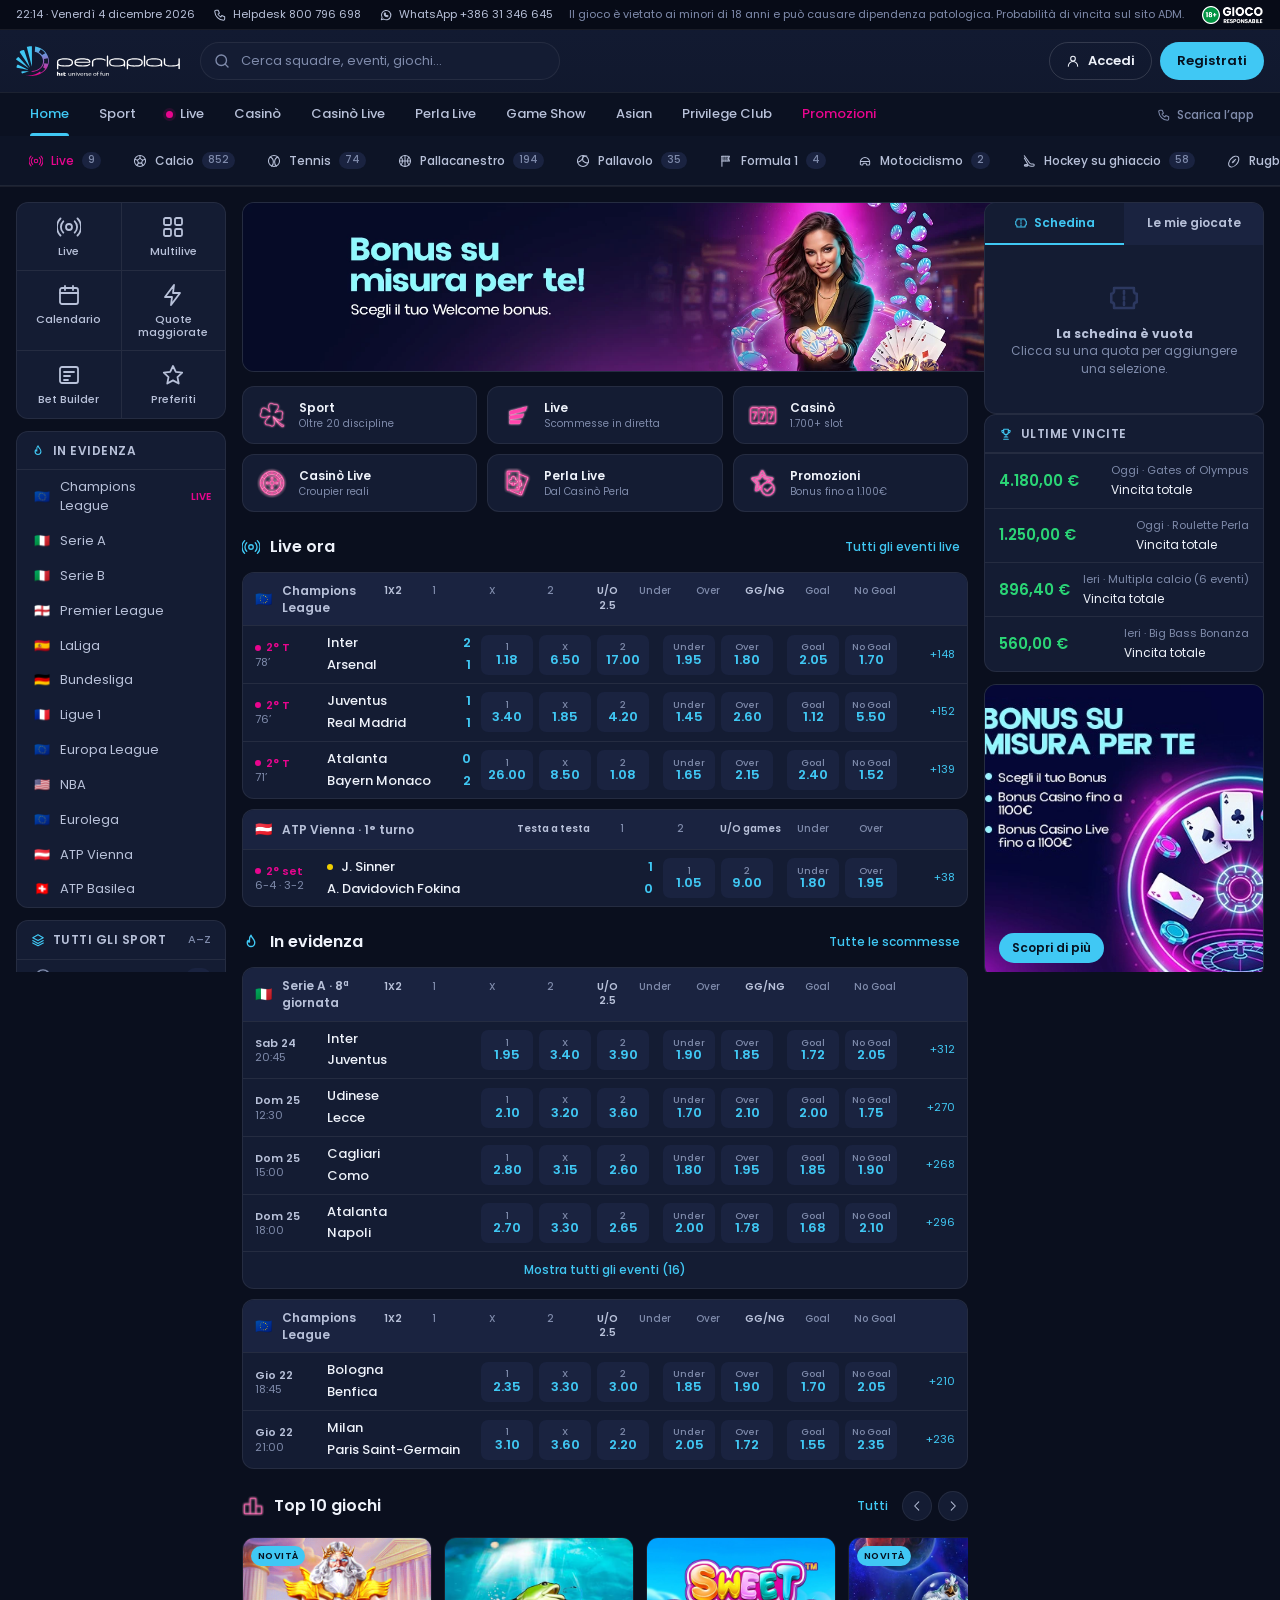
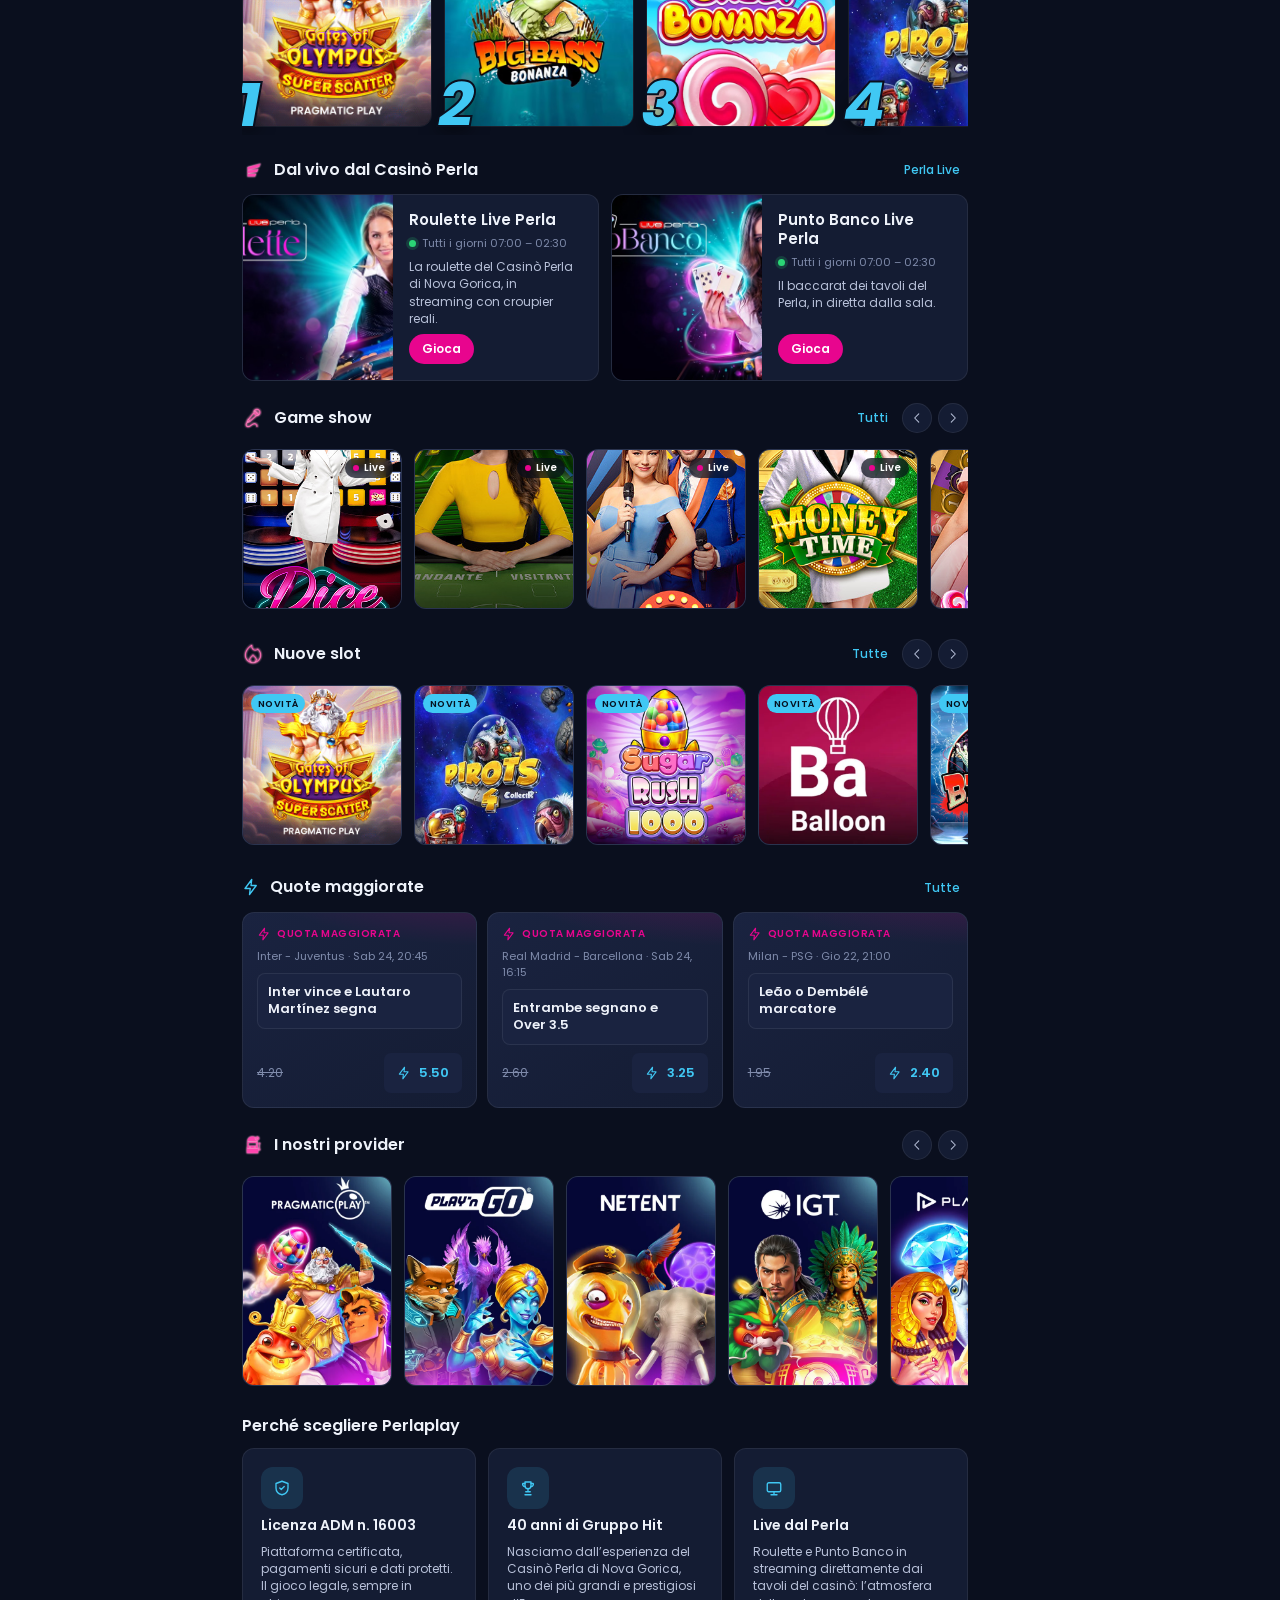
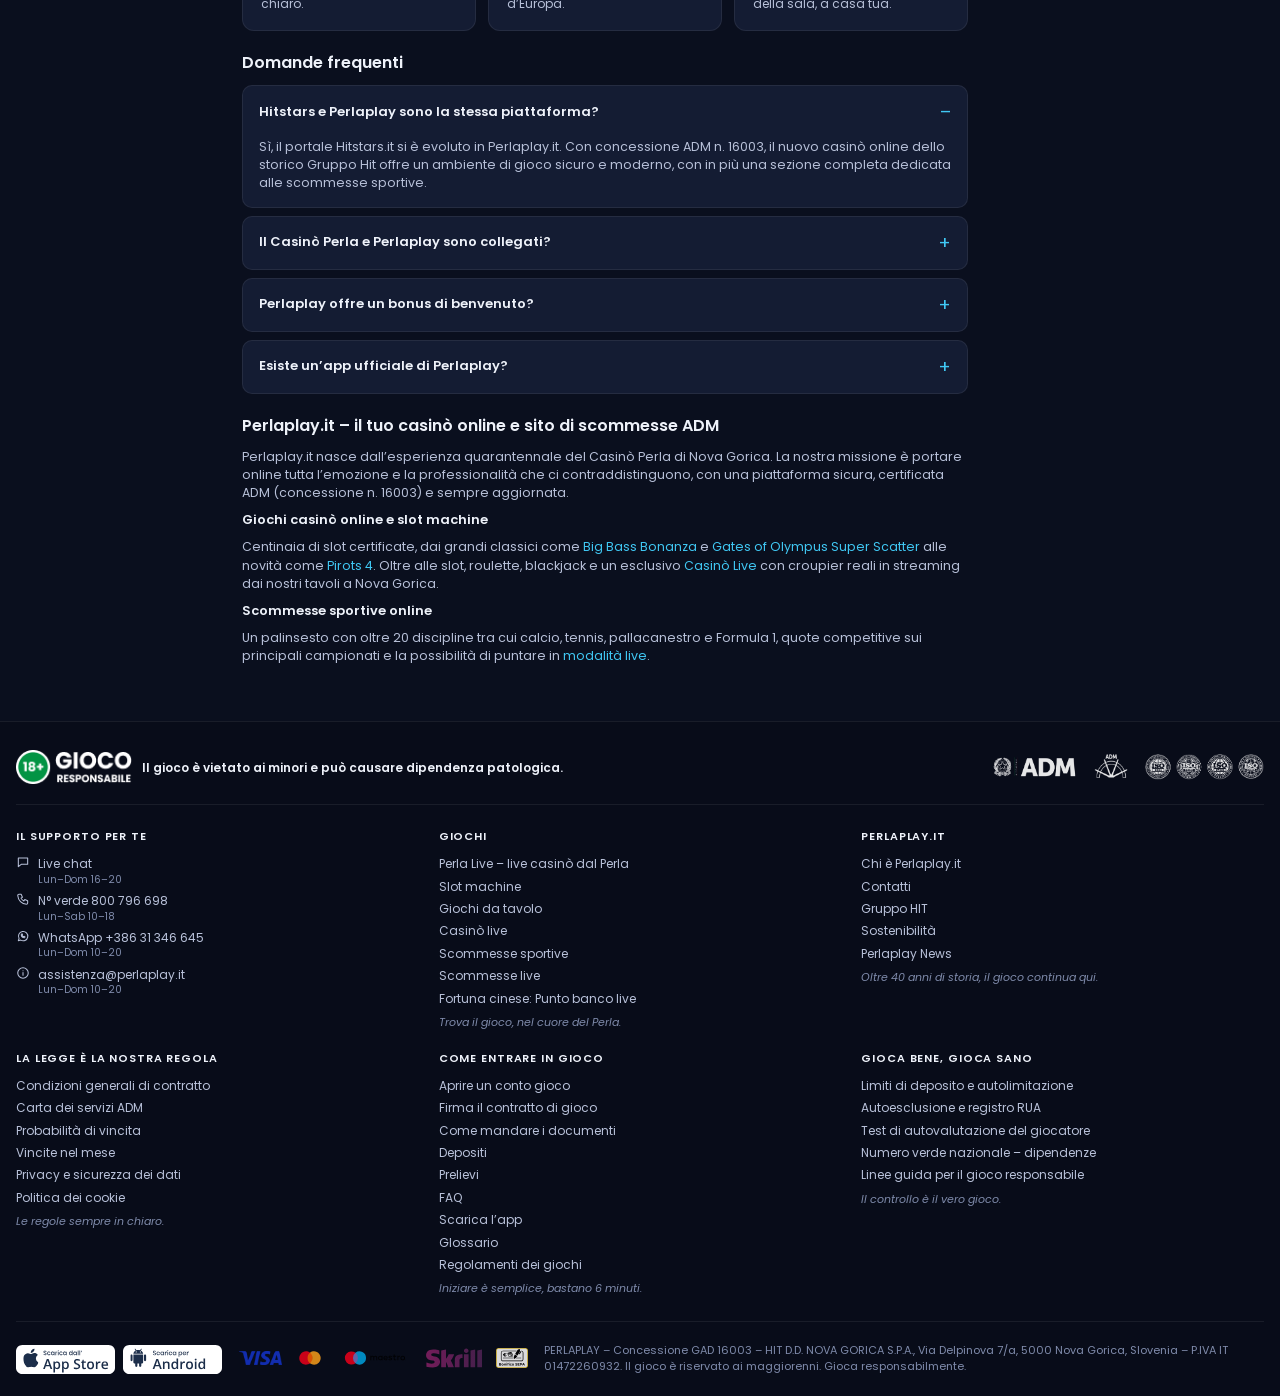
<file: index.html>
<!doctype html>
<html lang="it">
<head>
<meta charset="utf-8">
<meta name="viewport" content="width=device-width,initial-scale=1">
<title>Perlaplay – Casinò online, slot e scommesse sportive</title>
<meta name="description" content="Perlaplay.it è il casinò online con licenza ADM: slot machine, tavoli live in diretta dal Casinò Perla e scommesse sportive su un'unica piattaforma.">
<link rel="icon" href="assets/img/brand/favicon.png">
<link rel="preconnect" href="https://fonts.googleapis.com"><link rel="preconnect" href="https://fonts.gstatic.com" crossorigin>
<link href="https://fonts.googleapis.com/css2?family=Poppins:wght@400;500;600;700;800&display=swap" rel="stylesheet">
<link rel="stylesheet" href="assets/css/style.css">
</head>
<body data-page="home">
<div id="shell-top"></div>
<main class="layout">
  <aside class="sidebar" id="sidebar"></aside>
  <section class="center">
    <div class="hero" id="hero"></div>
    <div class="hscroll hero-mobile" id="hero-mobile"></div>
    <div class="tiles">
      <a class="tile" href="sport.html"><img src="assets/img/icons/giornid.png" alt=""><div><div class="t">Sport</div><div class="s">Oltre 20 discipline</div></div></a>
      <a class="tile" href="live.html"><img src="assets/img/icons/evo.png" alt=""><div><div class="t">Live</div><div class="s">Scommesse in diretta</div></div></a>
      <a class="tile" href="casino.html"><img src="assets/img/icons/tutti.png" alt=""><div><div class="t">Casinò</div><div class="s">1.700+ slot</div></div></a>
      <a class="tile" href="livecasino.html"><img src="assets/img/icons/roulette.png" alt=""><div><div class="t">Casinò Live</div><div class="s">Croupier reali</div></div></a>
      <a class="tile" href="livecasino.html#perla"><img src="assets/img/icons/baccarat.png" alt=""><div><div class="t">Perla Live</div><div class="s">Dal Casinò Perla</div></div></a>
      <a class="tile" href="promo.html"><img src="assets/img/icons/suggerite.png" alt=""><div><div class="t">Promozioni</div><div class="s">Bonus fino a 1.100€</div></div></a>
    </div>

    <div class="sec"><h2><svg class="ic" viewBox="0 0 24 24"><circle cx="12" cy="12" r="3"/><path d="M6.3 6.3a8 8 0 0 0 0 11.4M17.7 6.3a8 8 0 0 1 0 11.4M3.5 3.5a12 12 0 0 0 0 17M20.5 3.5a12 12 0 0 1 0 17"/></svg> Live ora</h2><div class="tools"><a class="link" href="live.html">Tutti gli eventi live</a></div></div>
    <div id="live-now"></div>

    <div class="sec"><h2><svg class="ic" viewBox="0 0 24 24"><path d="M12 3c1 4 5 5 5 10a5 5 0 0 1-10 0c0-2 1-3 1-3s0 2 2 2c0-4-1-6 2-9z"/></svg> In evidenza</h2><div class="tools"><a class="link" href="sport.html">Tutte le scommesse</a></div></div>
    <div id="featured"></div>

    <div class="sec"><h2><img src="assets/img/icons/top-10.png" alt="">Top 10 giochi</h2><div class="tools"><a class="link" href="casino.html">Tutti</a><button class="arrow" data-dir="prev"><svg class="ic sm" viewBox="0 0 24 24"><path d="M15 5l-7 7 7 7"/></svg></button><button class="arrow" data-dir="next"><svg class="ic sm" viewBox="0 0 24 24"><path d="M9 5l7 7-7 7"/></svg></button></div></div>
    <div class="hscroll lg" id="top10"></div>

    <div class="sec"><h2><img src="assets/img/icons/evo.png" alt="">Dal vivo dal Casinò Perla</h2><div class="tools"><a class="link" href="livecasino.html#perla">Perla Live</a></div></div>
    <div class="live-perla">
      <div class="lp"><img src="assets/img/live/perla-roulette-card.jpeg" alt="Roulette Perla"><div class="in"><h3>Roulette Live Perla</h3><span class="hrs"><span class="dot"></span>Tutti i giorni 07:00 – 02:30</span><p>La roulette del Casinò Perla di Nova Gorica, in streaming con croupier reali.</p><button class="btn btn-pink btn-sm" data-play="Roulette Perla">Gioca</button></div></div>
      <div class="lp"><img src="assets/img/live/perla-puntobanco-card.jpeg" alt="Punto Banco Perla"><div class="in"><h3>Punto Banco Live Perla</h3><span class="hrs"><span class="dot"></span>Tutti i giorni 07:00 – 02:30</span><p>Il baccarat dei tavoli del Perla, in diretta dalla sala.</p><button class="btn btn-pink btn-sm" data-play="Punto Banco Perla">Gioca</button></div></div>
    </div>

    <div class="sec"><h2><img src="assets/img/icons/game-show.png" alt="">Game show</h2><div class="tools"><a class="link" href="livecasino.html#show">Tutti</a><button class="arrow" data-dir="prev"><svg class="ic sm" viewBox="0 0 24 24"><path d="M15 5l-7 7 7 7"/></svg></button><button class="arrow" data-dir="next"><svg class="ic sm" viewBox="0 0 24 24"><path d="M9 5l7 7-7 7"/></svg></button></div></div>
    <div class="hscroll" id="gameshow"></div>

    <div class="sec"><h2><img src="assets/img/icons/novita.png" alt="">Nuove slot</h2><div class="tools"><a class="link" href="casino.html">Tutte</a><button class="arrow" data-dir="prev"><svg class="ic sm" viewBox="0 0 24 24"><path d="M15 5l-7 7 7 7"/></svg></button><button class="arrow" data-dir="next"><svg class="ic sm" viewBox="0 0 24 24"><path d="M9 5l7 7-7 7"/></svg></button></div></div>
    <div class="hscroll" id="newslots"></div>

    <div class="sec"><h2><svg class="ic" viewBox="0 0 24 24"><path d="M13 2L4 14h7l-1 8 9-12h-7z"/></svg> Quote maggiorate</h2><div class="tools"><a class="link" href="sport.html#boost">Tutte</a></div></div>
    <div id="boosts"></div>

    <div class="sec"><h2><img src="assets/img/icons/ikone-providers.png" alt="">I nostri provider</h2><div class="tools"><button class="arrow" data-dir="prev"><svg class="ic sm" viewBox="0 0 24 24"><path d="M15 5l-7 7 7 7"/></svg></button><button class="arrow" data-dir="next"><svg class="ic sm" viewBox="0 0 24 24"><path d="M9 5l7 7-7 7"/></svg></button></div></div>
    <div class="hscroll providers" id="providers"></div>

    <div class="sec"><h2>Perché scegliere Perlaplay</h2></div>
    <div class="features">
      <div class="feature"><div class="ico"><svg class="ic" viewBox="0 0 24 24"><path d="M12 3l8 3v6c0 5-3.5 8-8 9-4.5-1-8-4-8-9V6z"/><path d="M9 12l2 2 4-4"/></svg></div><h3>Licenza ADM n. 16003</h3><p>Piattaforma certificata, pagamenti sicuri e dati protetti. Il gioco legale, sempre in chiaro.</p></div>
      <div class="feature"><div class="ico"><svg class="ic" viewBox="0 0 24 24"><path d="M8 4h8v5a4 4 0 0 1-8 0z"/><path d="M8 6H5a3 3 0 0 0 3 4M16 6h3a3 3 0 0 1-3 4M12 13v4M8 21h8M9 17h6"/></svg></div><h3>40 anni di Gruppo Hit</h3><p>Nasciamo dall’esperienza del Casinò Perla di Nova Gorica, uno dei più grandi e prestigiosi d’Europa.</p></div>
      <div class="feature"><div class="ico"><svg class="ic" viewBox="0 0 24 24"><rect x="3" y="5" width="18" height="12" rx="2"/><path d="M8 21h8M12 17v4"/></svg></div><h3>Live dal Perla</h3><p>Roulette e Punto Banco in streaming direttamente dai tavoli del casinò: l’atmosfera della sala, a casa tua.</p></div>
    </div>

    <div class="sec"><h2>Domande frequenti</h2></div>
    <div class="faq">
      <details open><summary>Hitstars e Perlaplay sono la stessa piattaforma?</summary><p>Sì, il portale Hitstars.it si è evoluto in Perlaplay.it. Con concessione ADM n. 16003, il nuovo casinò online dello storico Gruppo Hit offre un ambiente di gioco sicuro e moderno, con in più una sezione completa dedicata alle scommesse sportive.</p></details>
      <details><summary>Il Casinò Perla e Perlaplay sono collegati?</summary><p>Certamente. Entrambi fanno parte del Gruppo Hit, con oltre 40 anni di tradizione. Lo streaming in diretta di roulette e baccarat arriva direttamente dai tavoli del Casinò Perla di Nova Gorica.</p></details>
      <details><summary>Perlaplay offre un bonus di benvenuto?</summary><p>Sì. In fase di registrazione puoi scegliere tra il Welcome Bonus Casinò e il Welcome Bonus Casinò Live per ricevere un bonus del 100% fino a 1.100€, con un deposito minimo di 10€.</p></details>
      <details><summary>Esiste un’app ufficiale di Perlaplay?</summary><p>Sì: puoi scaricare l’app per iPhone dall’App Store o per Android tramite il file APK dal nostro sito. La piattaforma è comunque ottimizzata per la navigazione da browser mobile.</p></details>
    </div>

    <div class="sec"><h2>Perlaplay.it – il tuo casinò online e sito di scommesse ADM</h2></div>
    <div class="seo">
      <p>Perlaplay.it nasce dall’esperienza quarantennale del Casinò Perla di Nova Gorica. La nostra missione è portare online tutta l’emozione e la professionalità che ci contraddistinguono, con una piattaforma sicura, certificata ADM (concessione n. 16003) e sempre aggiornata.</p>
      <h3>Giochi casinò online e slot machine</h3>
      <p>Centinaia di slot certificate, dai grandi classici come <a href="casino.html">Big Bass Bonanza</a> e <a href="casino.html">Gates of Olympus Super Scatter</a> alle novità come <a href="casino.html">Pirots 4</a>. Oltre alle slot, roulette, blackjack e un esclusivo <a href="livecasino.html">Casinò Live</a> con croupier reali in streaming dai nostri tavoli a Nova Gorica.</p>
      <h3>Scommesse sportive online</h3>
      <p>Un palinsesto con oltre 20 discipline tra cui calcio, tennis, pallacanestro e Formula 1, quote competitive sui principali campionati e la possibilità di puntare in <a href="live.html">modalità live</a>.</p>
    </div>
  </section>
  <aside class="slipcol"><div class="slip" id="slip"></div><div id="slip-extras"></div></aside>
</main>
<div id="shell-bottom"></div>
<script src="assets/js/data-sport.js"></script>
<script src="assets/js/data-games.js"></script>
<script src="assets/js/app.js"></script>
</body>
</html>
</file>
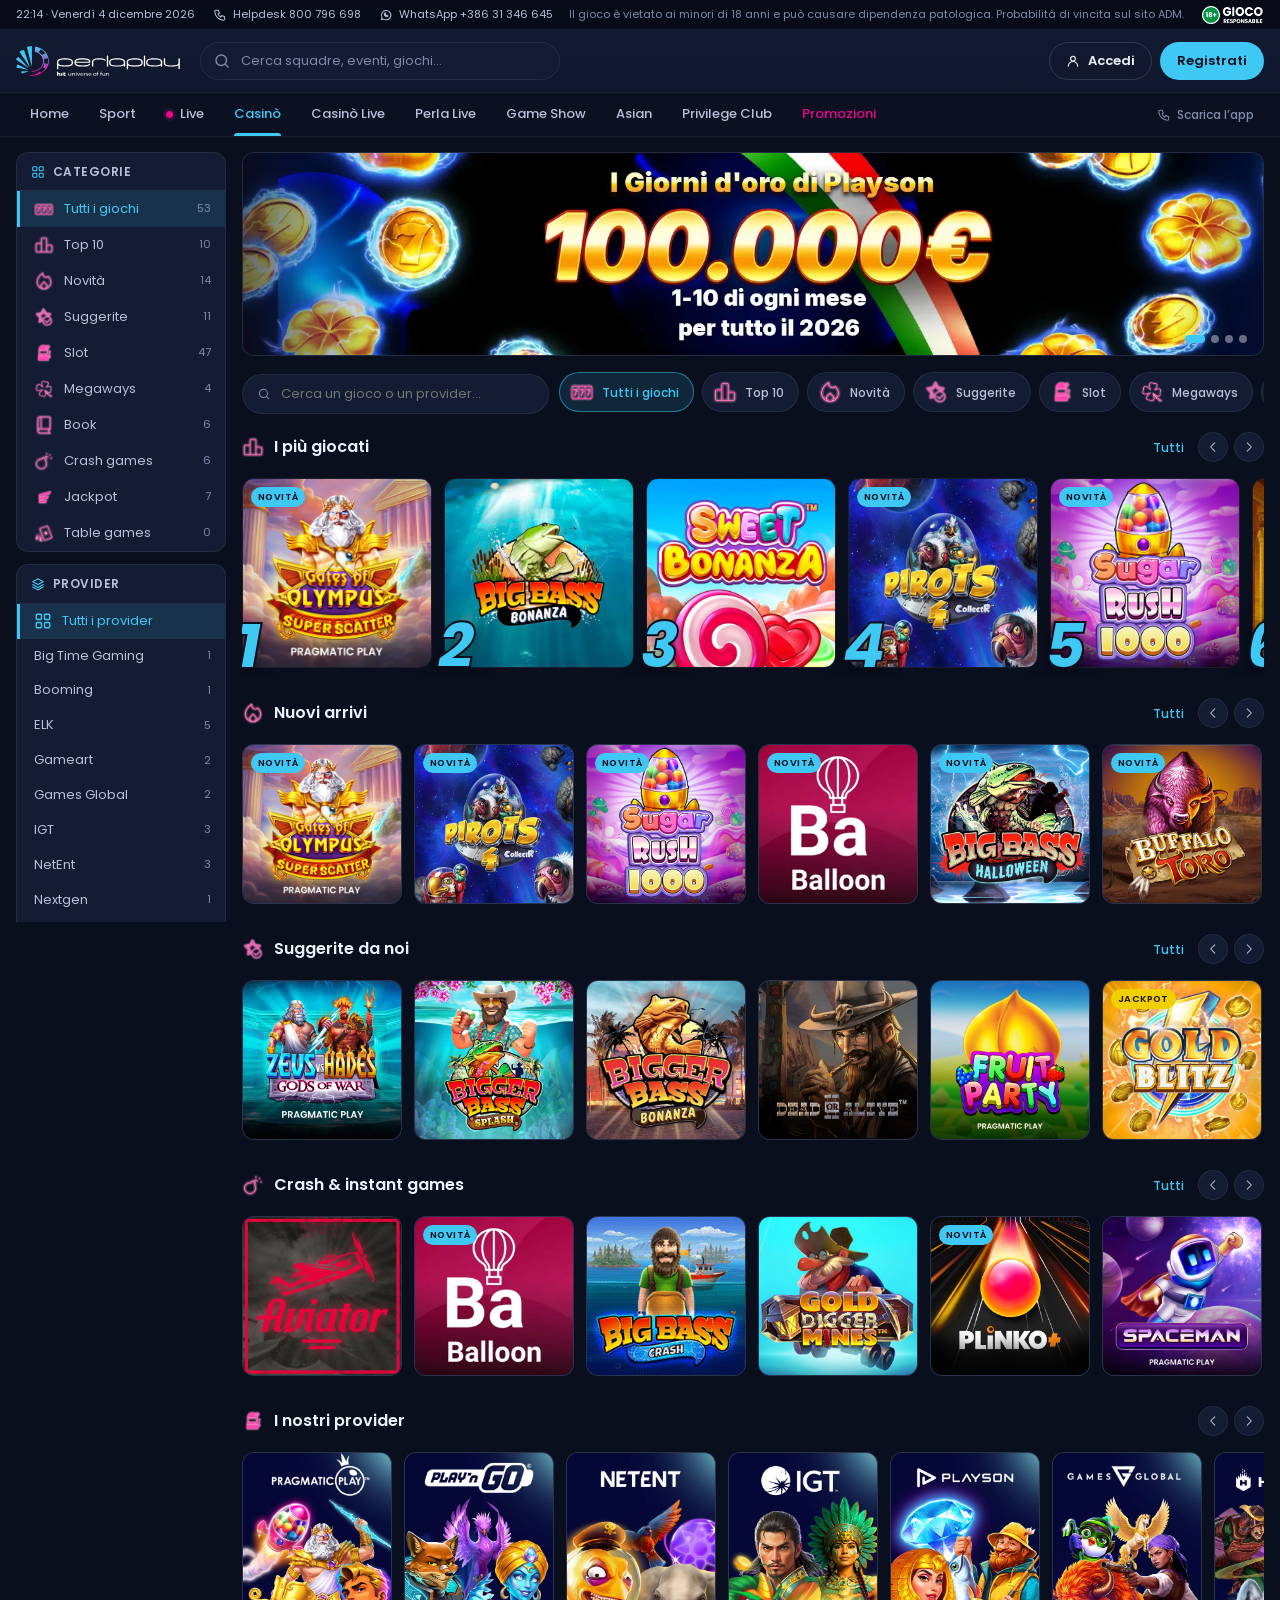
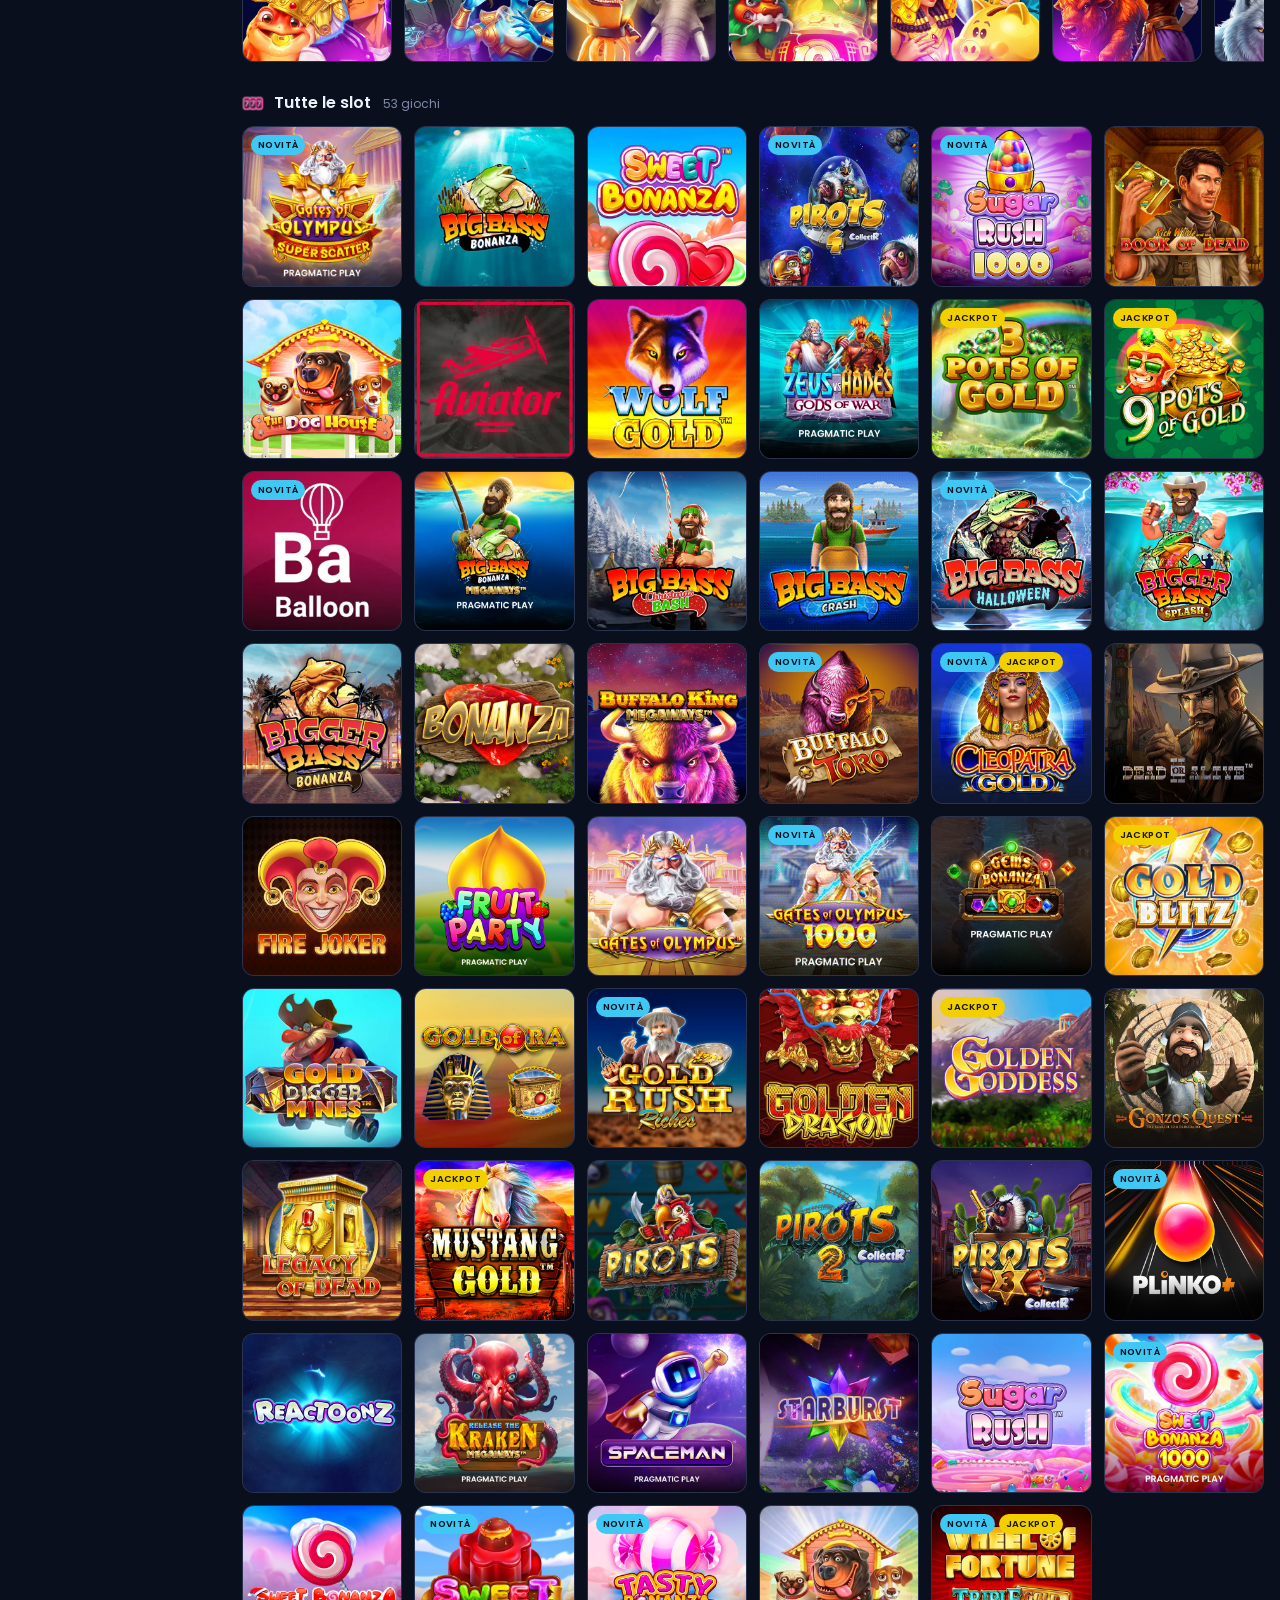
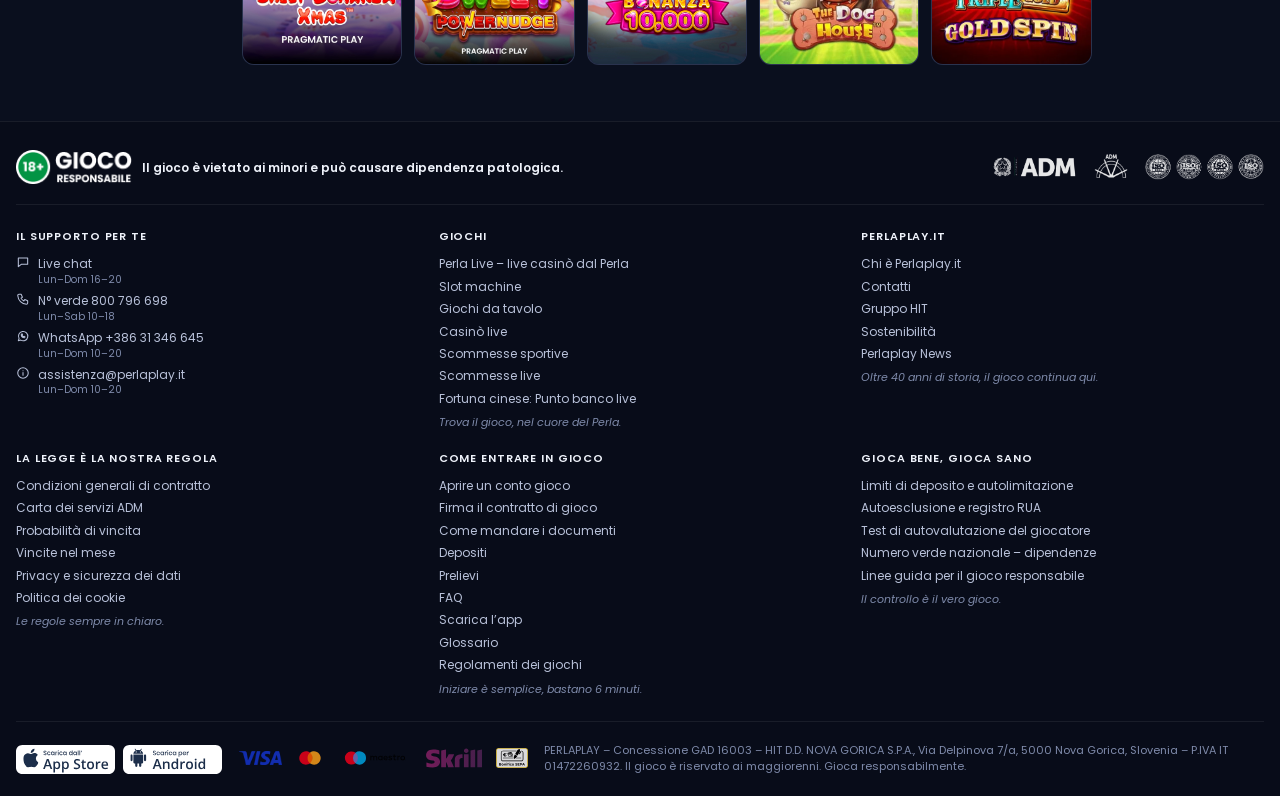
<file: casino.html>
<!doctype html>
<html lang="it">
<head>
<meta charset="utf-8">
<meta name="viewport" content="width=device-width,initial-scale=1">
<title>Casinò online e slot machine – Perlaplay</title>
<meta name="description" content="Oltre 1.700 slot machine certificate ADM: Pragmatic Play, Play'n GO, NetEnt, IGT e molti altri provider.">
<link rel="icon" href="assets/img/brand/favicon.png">
<link rel="preconnect" href="https://fonts.googleapis.com"><link rel="preconnect" href="https://fonts.gstatic.com" crossorigin>
<link href="https://fonts.googleapis.com/css2?family=Poppins:wght@400;500;600;700;800&display=swap" rel="stylesheet">
<link rel="stylesheet" href="assets/css/style.css">
</head>
<body data-page="casino">
<div id="shell-top"></div>
<main class="layout no-slip">
  <aside class="sidebar" id="sidebar"></aside>
  <section class="center">
    <div class="hero" id="hero"></div>
    <div style="height:14px"></div>
    <div class="toolbar"><label class="search-inline"><svg class="ic sm" viewBox="0 0 24 24"><circle cx="11" cy="11" r="7"/><path d="M20 20l-3.5-3.5"/></svg><input type="search" id="q" placeholder="Cerca un gioco o un provider…"></label><div class="chips" id="chips"></div></div>
    <div id="casino-content"></div>
  </section>
</main>
<div id="shell-bottom"></div>
<script src="assets/js/data-sport.js"></script>
<script src="assets/js/data-games.js"></script>
<script src="assets/js/app.js"></script>
</body>
</html>
</file>
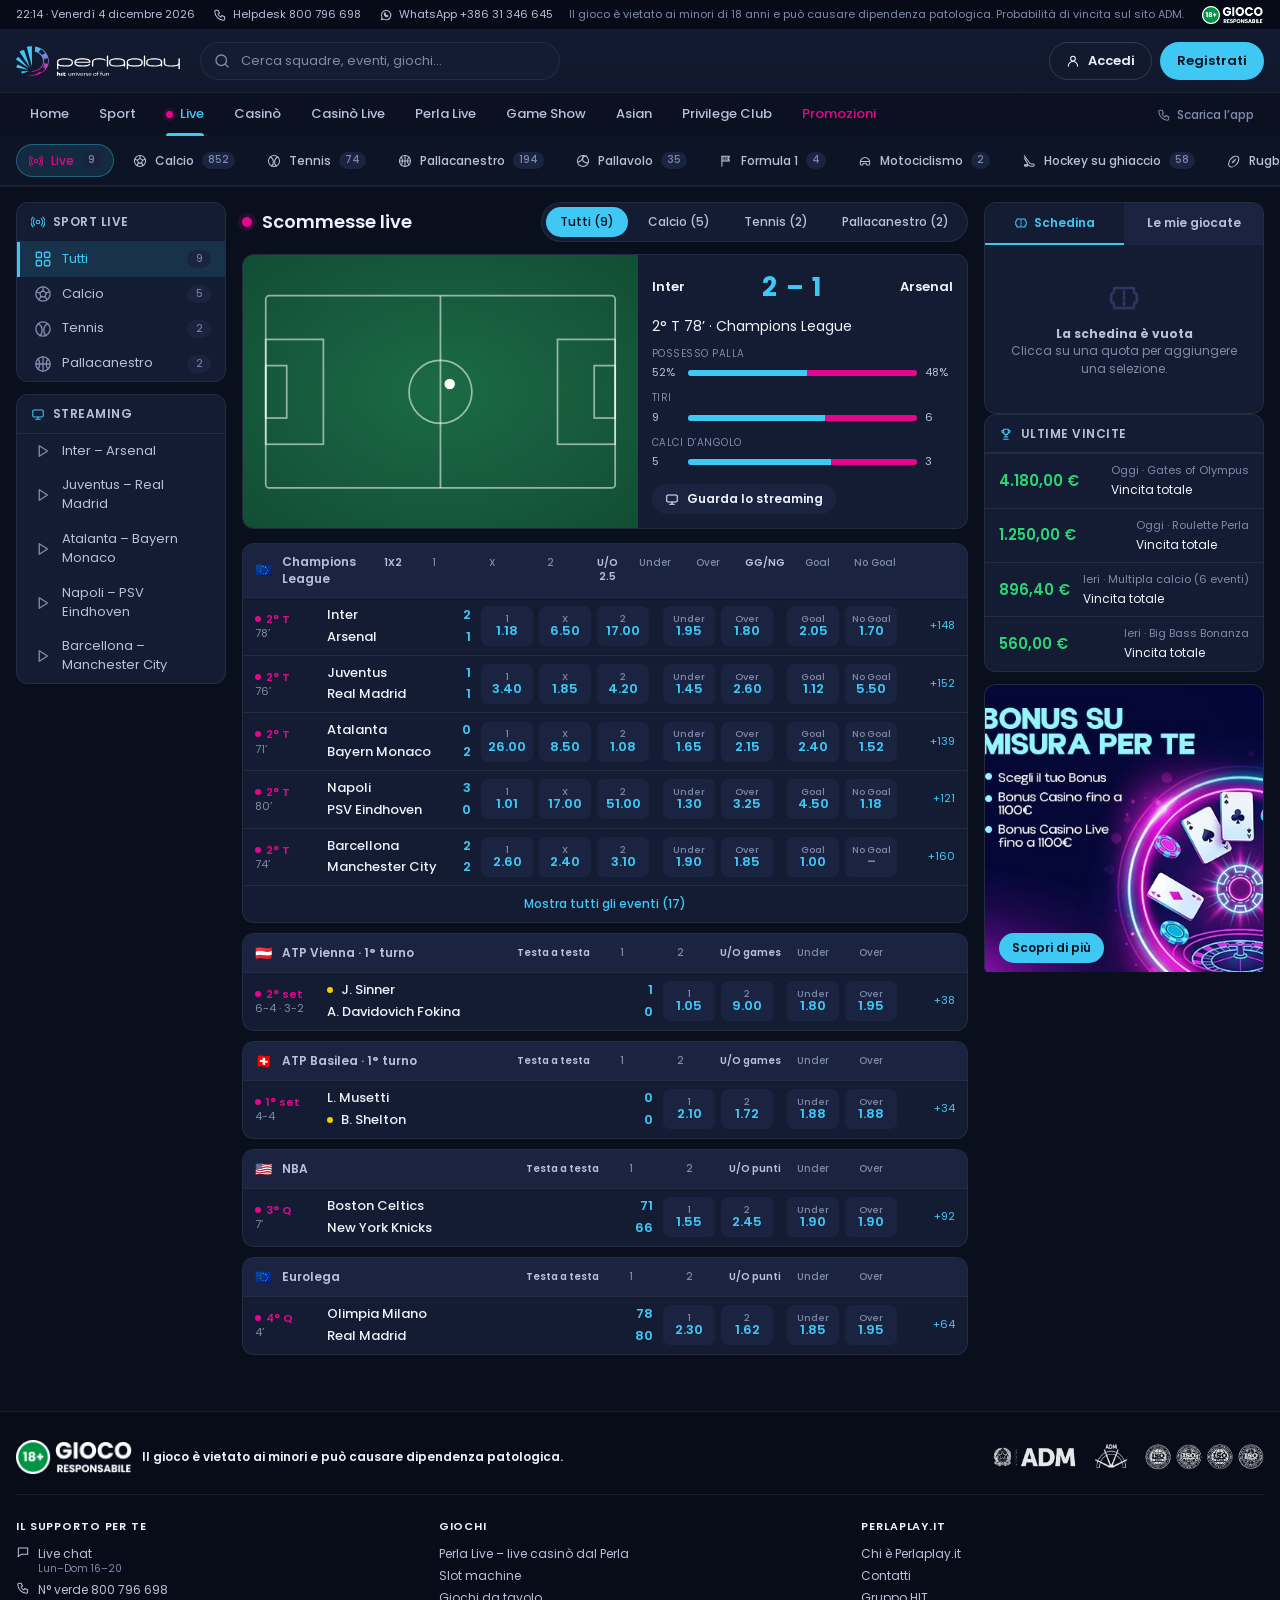
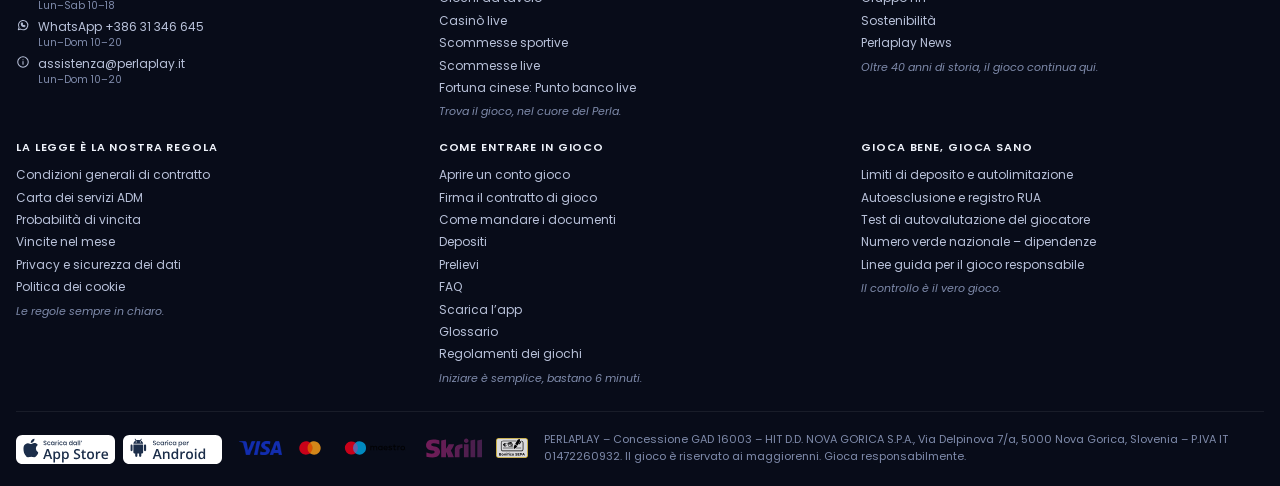
<file: live.html>
<!doctype html>
<html lang="it">
<head>
<meta charset="utf-8">
<meta name="viewport" content="width=device-width,initial-scale=1">
<title>Scommesse live – Perlaplay</title>
<meta name="description" content="Scommetti live su Perlaplay e segui in diretta gli eventi sportivi con quote in tempo reale.">
<link rel="icon" href="assets/img/brand/favicon.png">
<link rel="preconnect" href="https://fonts.googleapis.com"><link rel="preconnect" href="https://fonts.gstatic.com" crossorigin>
<link href="https://fonts.googleapis.com/css2?family=Poppins:wght@400;500;600;700;800&display=swap" rel="stylesheet">
<link rel="stylesheet" href="assets/css/style.css">
</head>
<body data-page="live">
<div id="shell-top"></div>
<main class="layout">
  <aside class="sidebar" id="sidebar"></aside>
  <section class="center">
    <div class="sec"><h1 style="font-size:18px;display:flex;align-items:center;gap:10px"><span class="dot" style="width:10px;height:10px;border-radius:50%;background:var(--pink);box-shadow:0 0 0 4px var(--pink-dim)"></span>Scommesse live</h1><div class="tools"><div class="tabs live-tabs" id="live-tabs"></div></div></div>
    <div class="tracker" id="tracker"></div>
    <div style="height:14px"></div>
    <div id="live-content"></div>
  </section>
  <aside class="slipcol"><div class="slip" id="slip"></div><div id="slip-extras"></div></aside>
</main>
<div id="shell-bottom"></div>
<script src="assets/js/data-sport.js"></script>
<script src="assets/js/data-games.js"></script>
<script src="assets/js/app.js"></script>
</body>
</html>
</file>
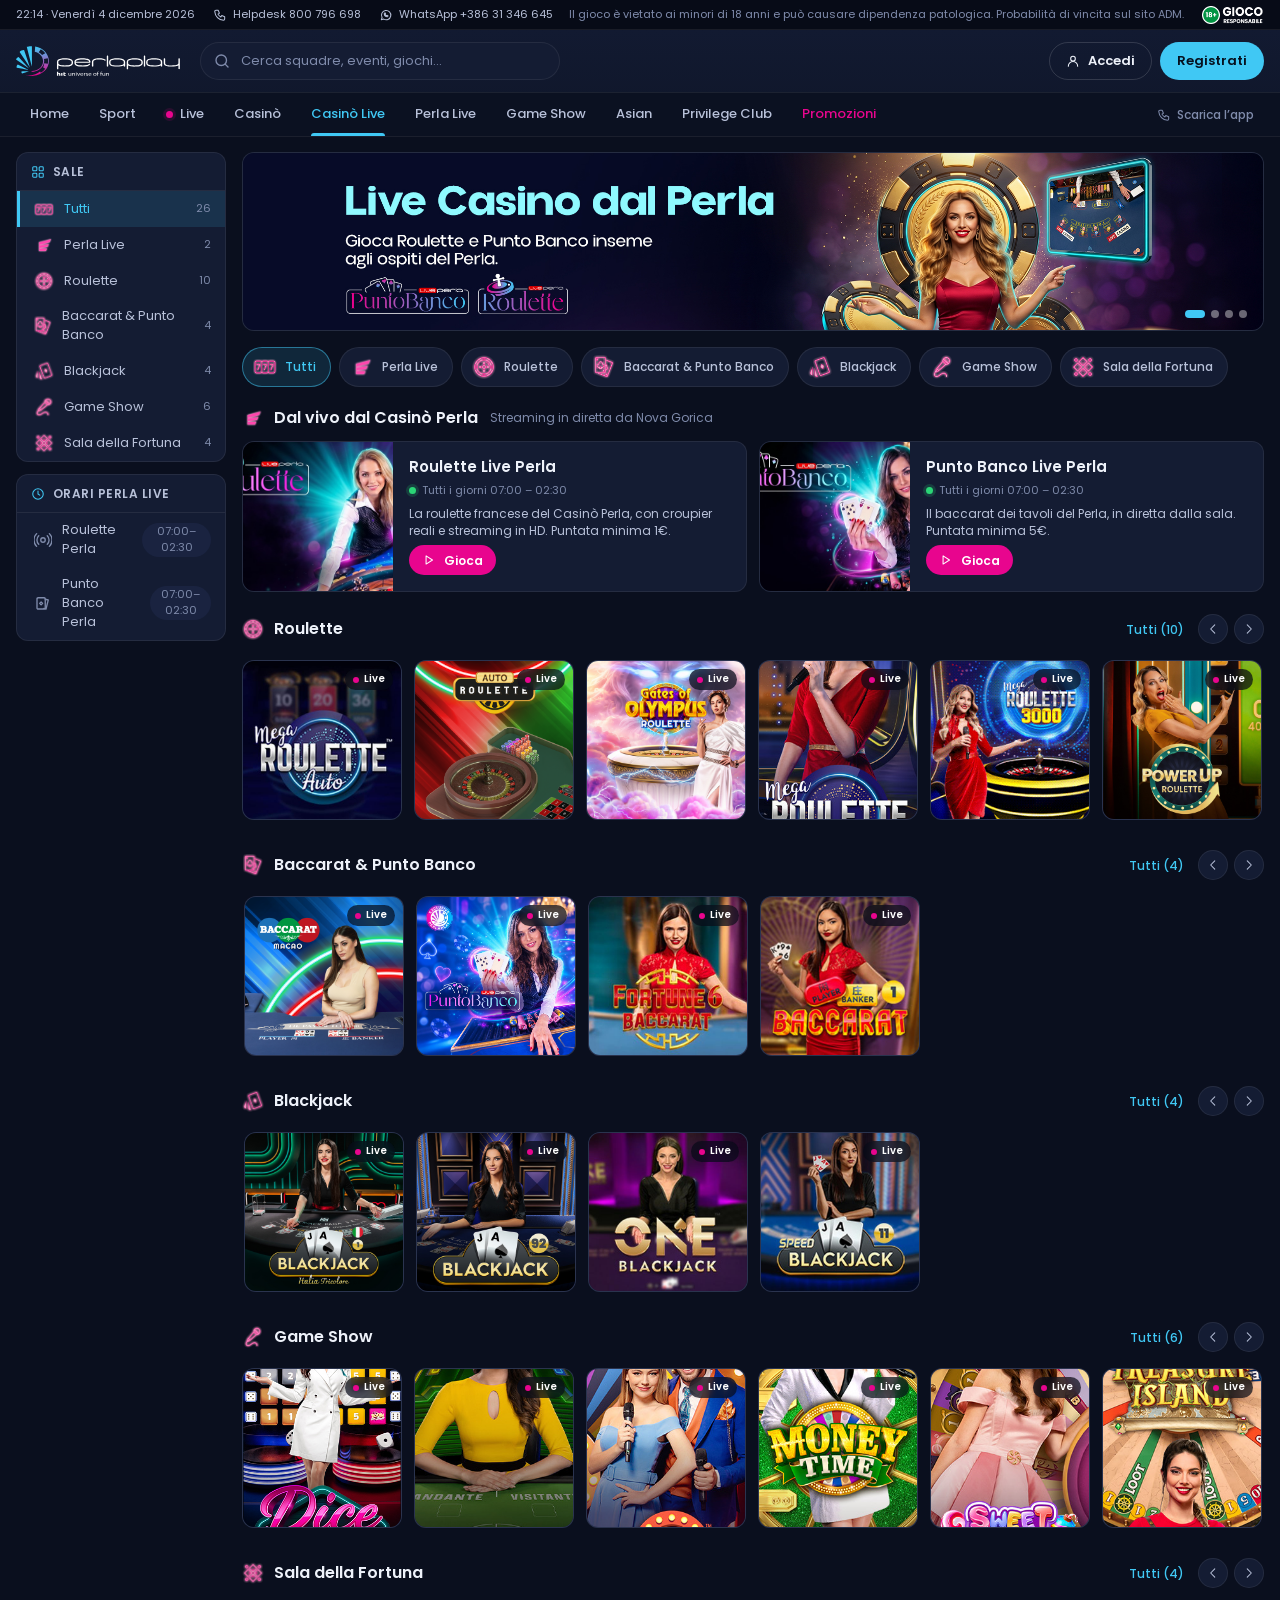
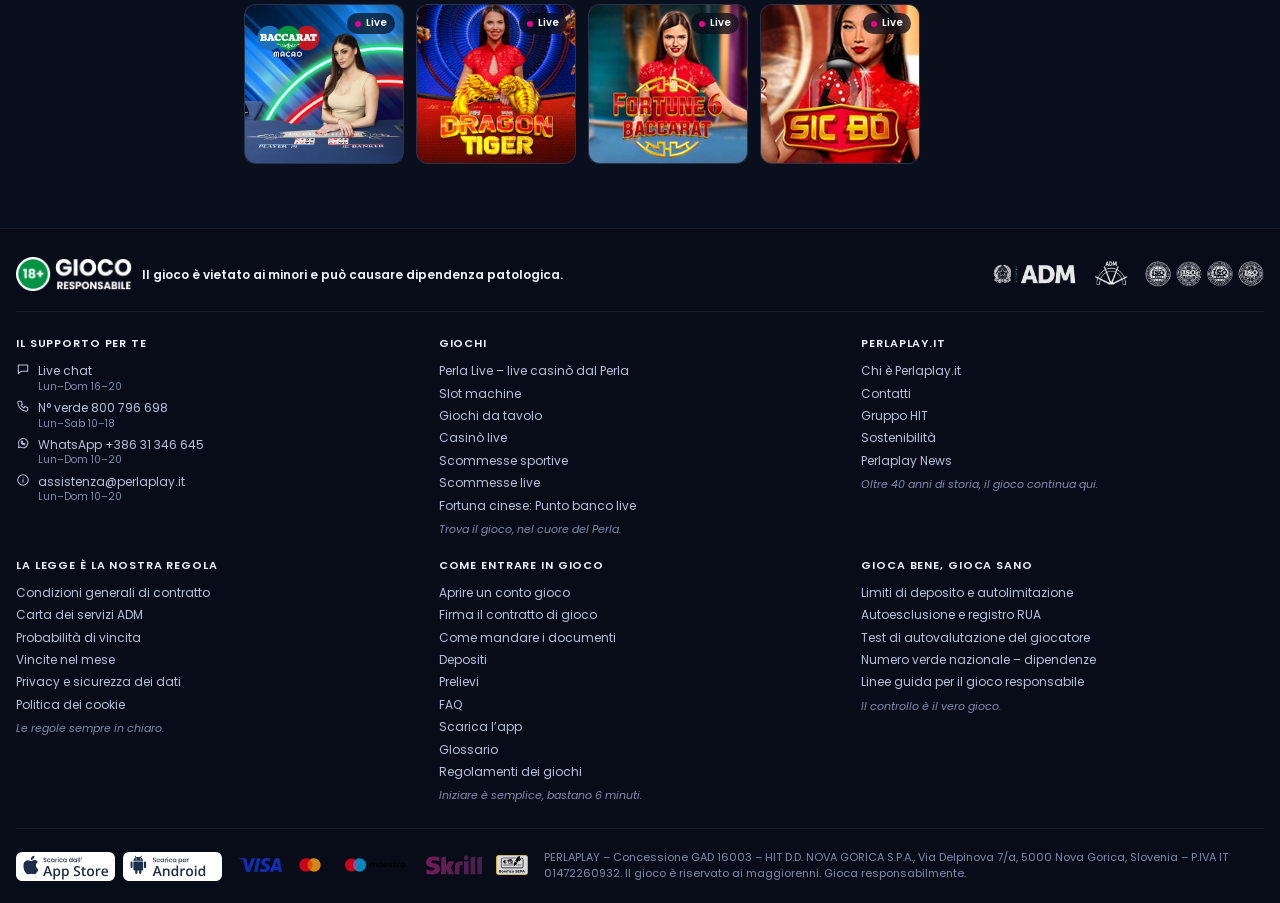
<file: livecasino.html>
<!doctype html>
<html lang="it">
<head>
<meta charset="utf-8">
<meta name="viewport" content="width=device-width,initial-scale=1">
<title>Casinò Live – Perlaplay</title>
<meta name="description" content="Roulette, blackjack, baccarat e game show con croupier reali. Streaming in diretta dal Casinò Perla di Nova Gorica.">
<link rel="icon" href="assets/img/brand/favicon.png">
<link rel="preconnect" href="https://fonts.googleapis.com"><link rel="preconnect" href="https://fonts.gstatic.com" crossorigin>
<link href="https://fonts.googleapis.com/css2?family=Poppins:wght@400;500;600;700;800&display=swap" rel="stylesheet">
<link rel="stylesheet" href="assets/css/style.css">
</head>
<body data-page="livecasino">
<div id="shell-top"></div>
<main class="layout no-slip">
  <aside class="sidebar" id="sidebar"></aside>
  <section class="center">
    <div class="hero" id="hero" style="aspect-ratio:2000/350"></div>
    <div style="height:14px"></div>
    <div class="toolbar"><div class="chips" id="chips"></div></div>
    <div id="live-content"></div>
  </section>
</main>
<div id="shell-bottom"></div>
<script src="assets/js/data-sport.js"></script>
<script src="assets/js/data-games.js"></script>
<script src="assets/js/app.js"></script>
</body>
</html>
</file>
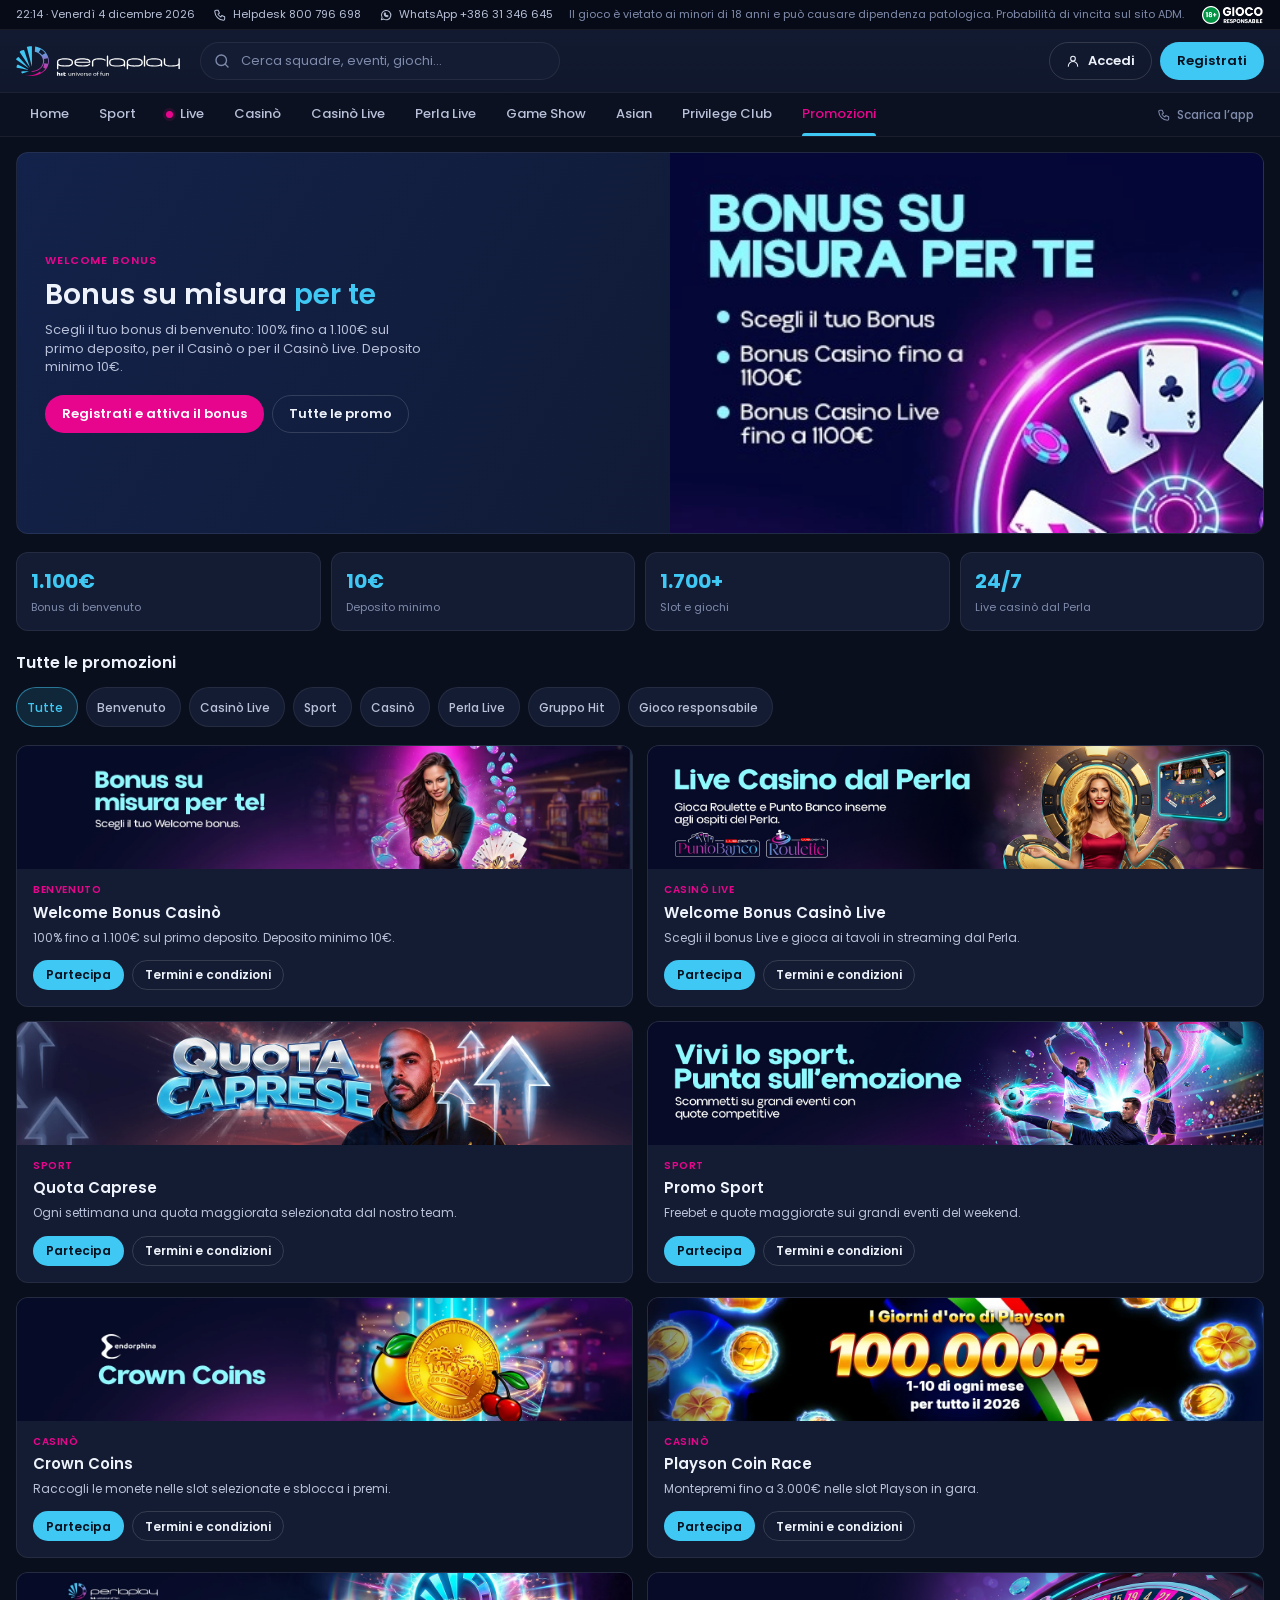
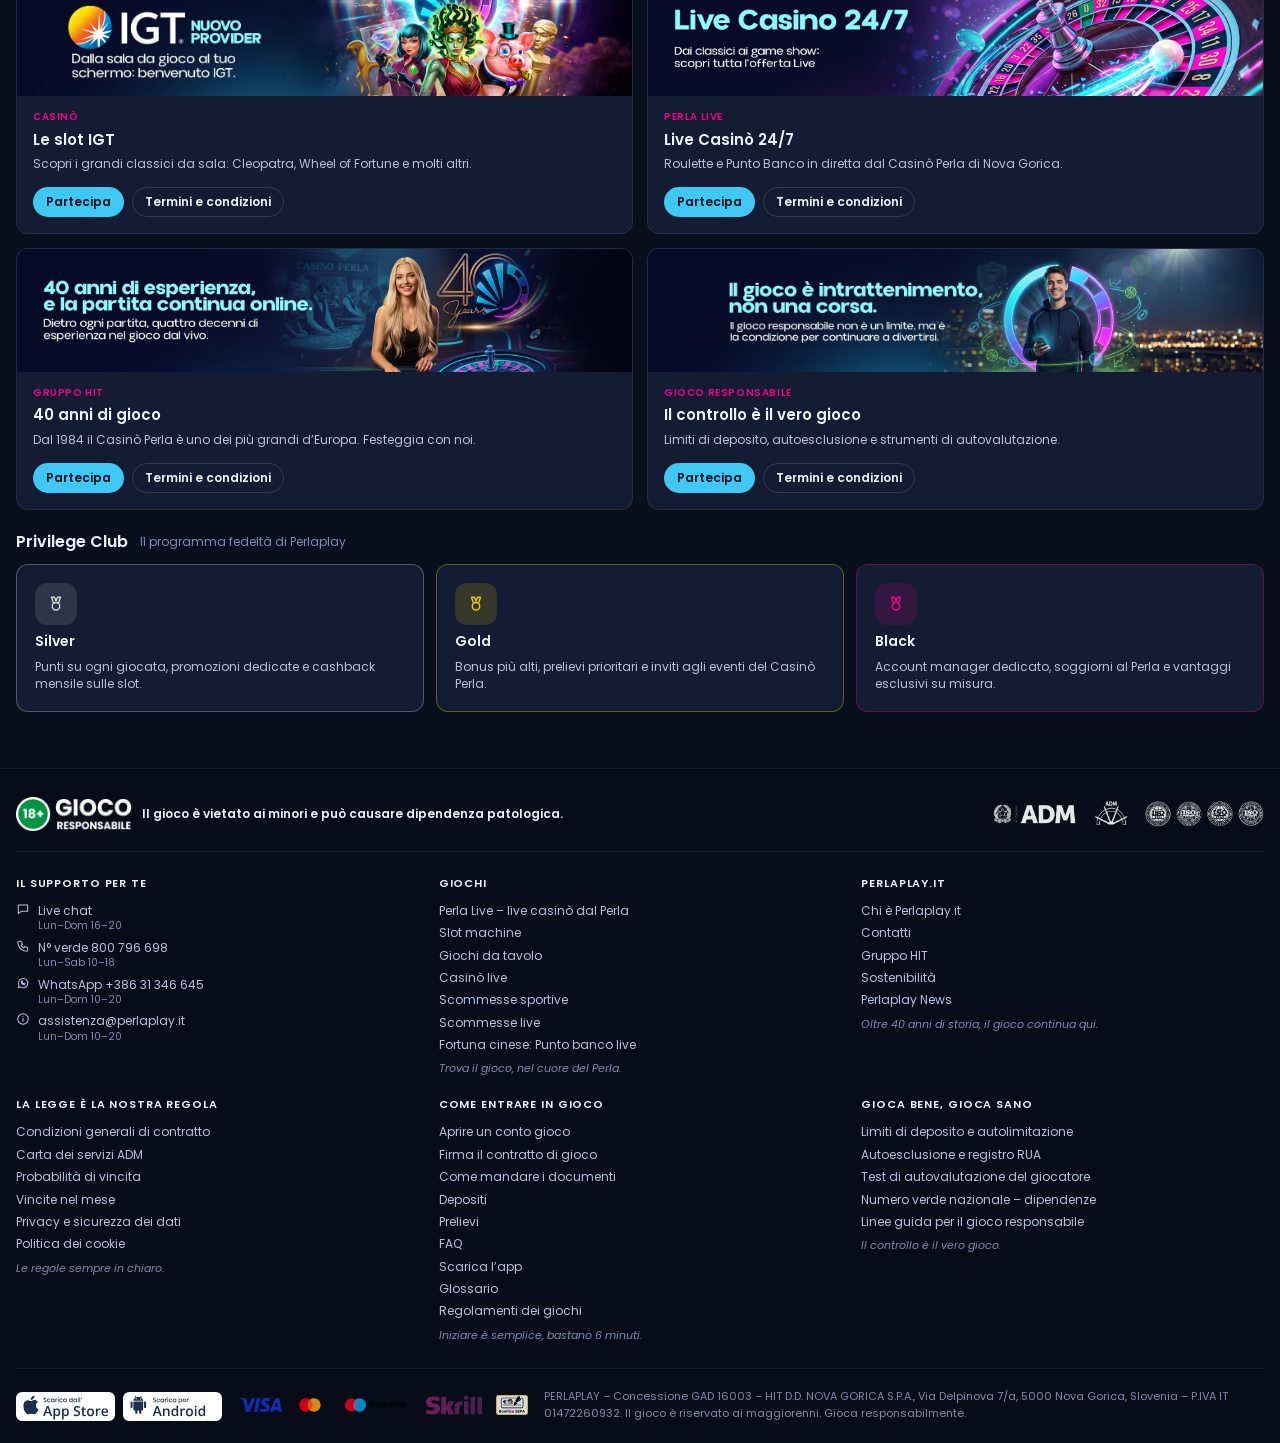
<file: promo.html>
<!doctype html>
<html lang="it">
<head>
<meta charset="utf-8">
<meta name="viewport" content="width=device-width,initial-scale=1">
<title>Promozioni e bonus – Perlaplay</title>
<meta name="description" content="Welcome Bonus del 100% fino a 1.100€, quote maggiorate, freebet e promozioni casinò su Perlaplay.">
<link rel="icon" href="assets/img/brand/favicon.png">
<link rel="preconnect" href="https://fonts.googleapis.com"><link rel="preconnect" href="https://fonts.gstatic.com" crossorigin>
<link href="https://fonts.googleapis.com/css2?family=Poppins:wght@400;500;600;700;800&display=swap" rel="stylesheet">
<link rel="stylesheet" href="assets/css/style.css">
</head>
<body data-page="promo">
<div id="shell-top"></div>
<main class="layout single">
  <section class="center">
    <div class="promo-hero"><div class="in"><span class="k" style="font-size:11px;font-weight:600;color:var(--pink);text-transform:uppercase;letter-spacing:.08em">Welcome bonus</span><h1>Bonus su misura <span>per te</span></h1><p>Scegli il tuo bonus di benvenuto: 100% fino a 1.100€ sul primo deposito, per il Casinò o per il Casinò Live. Deposito minimo 10€.</p><div class="acts"><button class="btn btn-pink" data-open="modal-register">Registrati e attiva il bonus</button><a class="btn btn-ghost" href="#promo-grid">Tutte le promo</a></div></div><img src="assets/img/banners/asset7.webp" alt="Bonus su misura per te"></div>
    <div style="height:18px"></div>
    <div class="stats"><div class="stat"><b>1.100€</b><span>Bonus di benvenuto</span></div><div class="stat"><b>10€</b><span>Deposito minimo</span></div><div class="stat"><b>1.700+</b><span>Slot e giochi</span></div><div class="stat"><b>24/7</b><span>Live casinò dal Perla</span></div></div>
    <div class="sec" id="promo-grid-h"><h2>Tutte le promozioni</h2></div>
    <div class="chips" id="chips" style="margin-bottom:12px"></div>
    <div class="promo-grid" id="promo-grid"></div>

    <div class="sec" id="privilege"><h2>Privilege Club</h2><span style="color:var(--muted);font-size:12px">Il programma fedeltà di Perlaplay</span></div>
    <div class="features">
      <div class="feature" style="border-color:rgba(192,192,192,.35)"><div class="ico" style="background:rgba(192,192,192,.15);color:#D7DBE6"><svg class="ic" viewBox="0 0 24 24"><circle cx="12" cy="15" r="5"/><path d="M8.5 10.5L6 3h4l2 5 2-5h4l-2.5 7.5"/></svg></div><h3>Silver</h3><p>Punti su ogni giocata, promozioni dedicate e cashback mensile sulle slot.</p></div>
      <div class="feature" style="border-color:rgba(241,207,0,.35)"><div class="ico" style="background:rgba(241,207,0,.15);color:var(--gold)"><svg class="ic" viewBox="0 0 24 24"><circle cx="12" cy="15" r="5"/><path d="M8.5 10.5L6 3h4l2 5 2-5h4l-2.5 7.5"/></svg></div><h3>Gold</h3><p>Bonus più alti, prelievi prioritari e inviti agli eventi del Casinò Perla.</p></div>
      <div class="feature" style="border-color:rgba(232,5,142,.35)"><div class="ico" style="background:var(--pink-dim);color:var(--pink)"><svg class="ic" viewBox="0 0 24 24"><circle cx="12" cy="15" r="5"/><path d="M8.5 10.5L6 3h4l2 5 2-5h4l-2.5 7.5"/></svg></div><h3>Black</h3><p>Account manager dedicato, soggiorni al Perla e vantaggi esclusivi su misura.</p></div>
    </div>
  </section>
</main>
<div id="shell-bottom"></div>
<script src="assets/js/data-sport.js"></script>
<script src="assets/js/data-games.js"></script>
<script src="assets/js/app.js"></script>
</body>
</html>
</file>
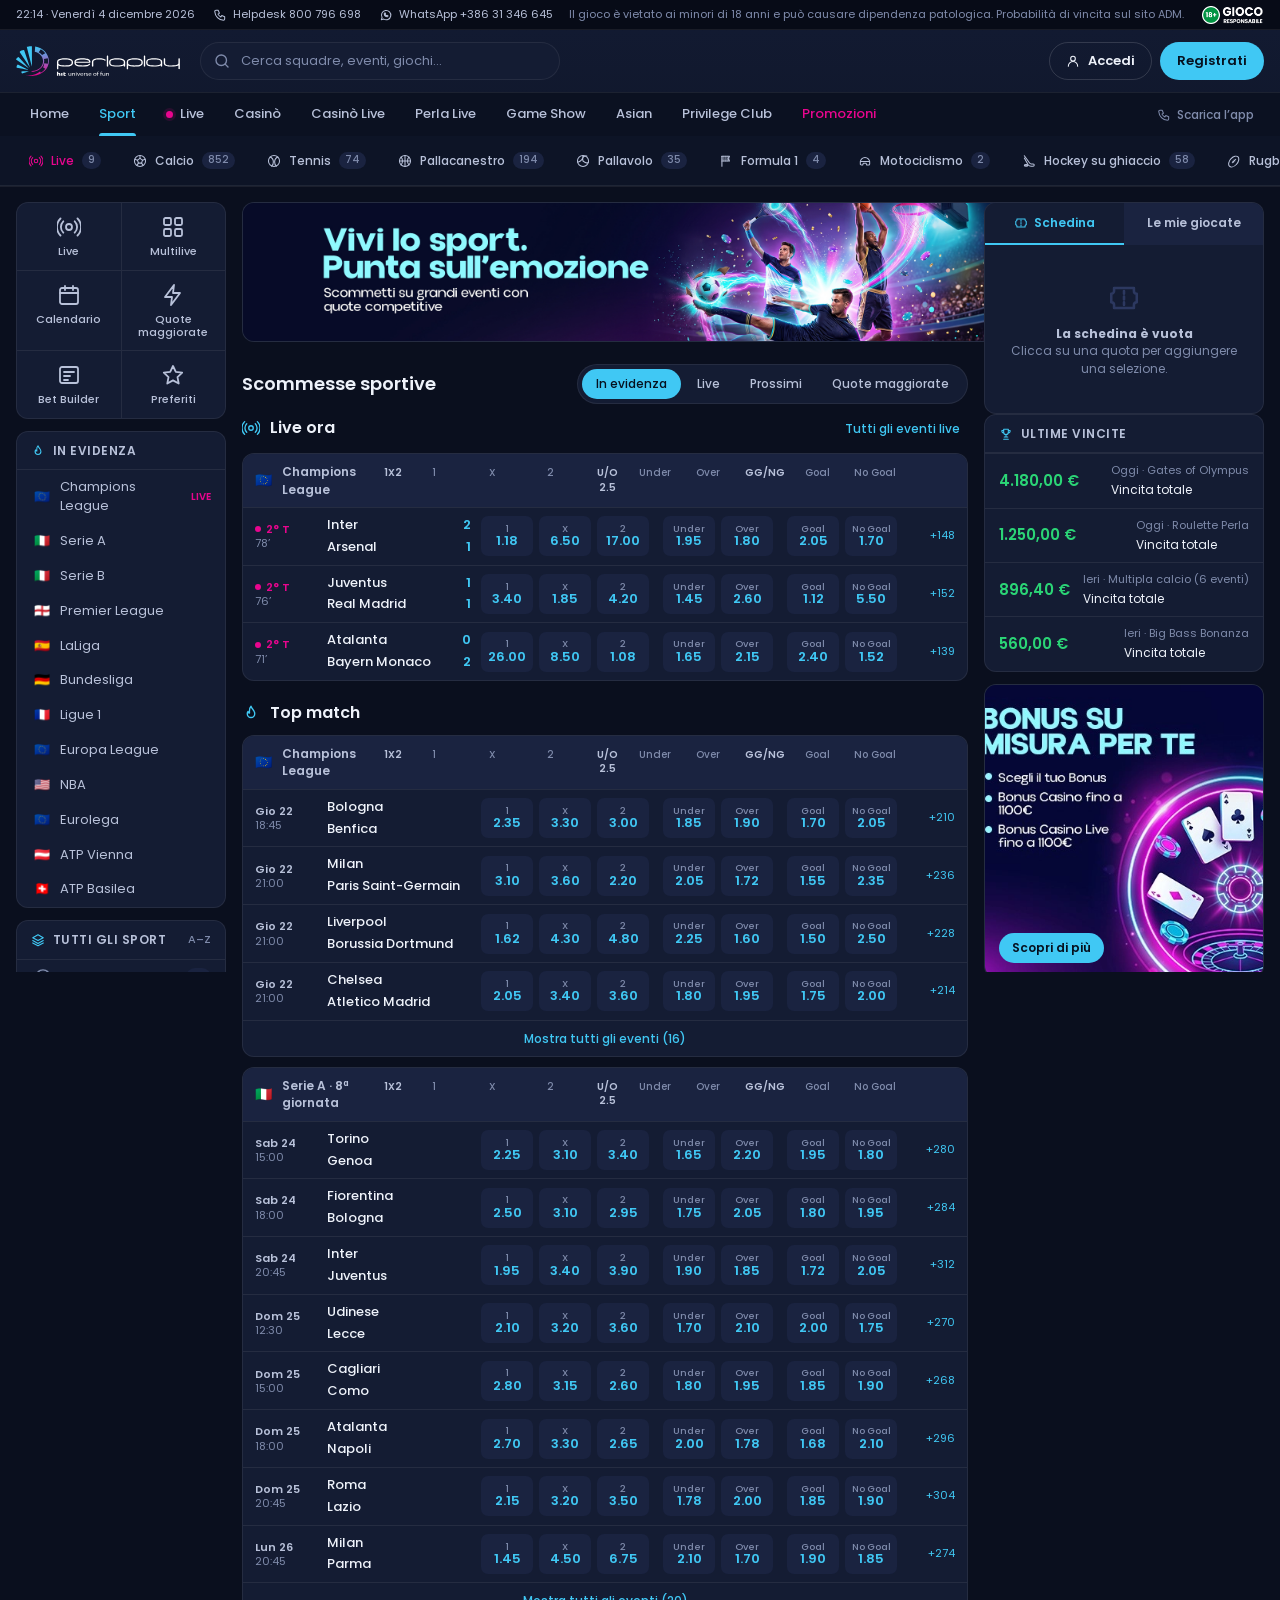
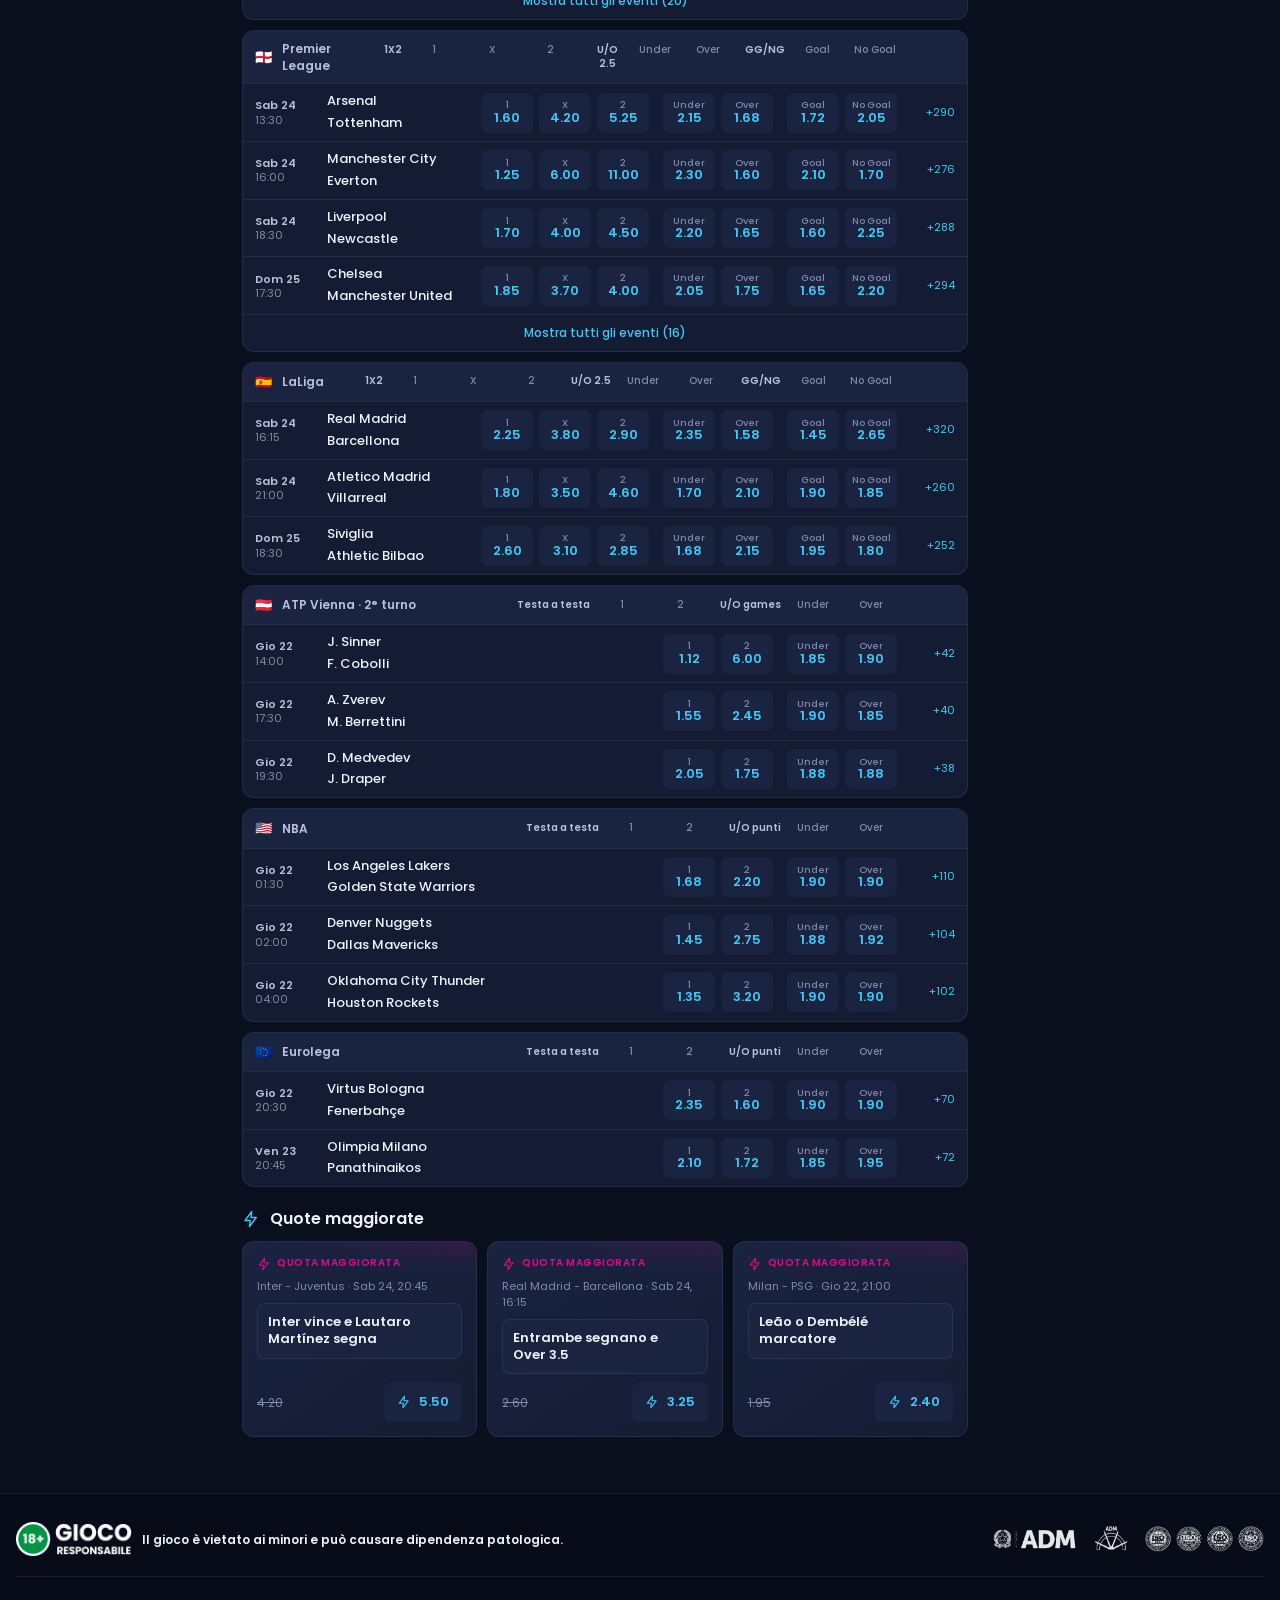
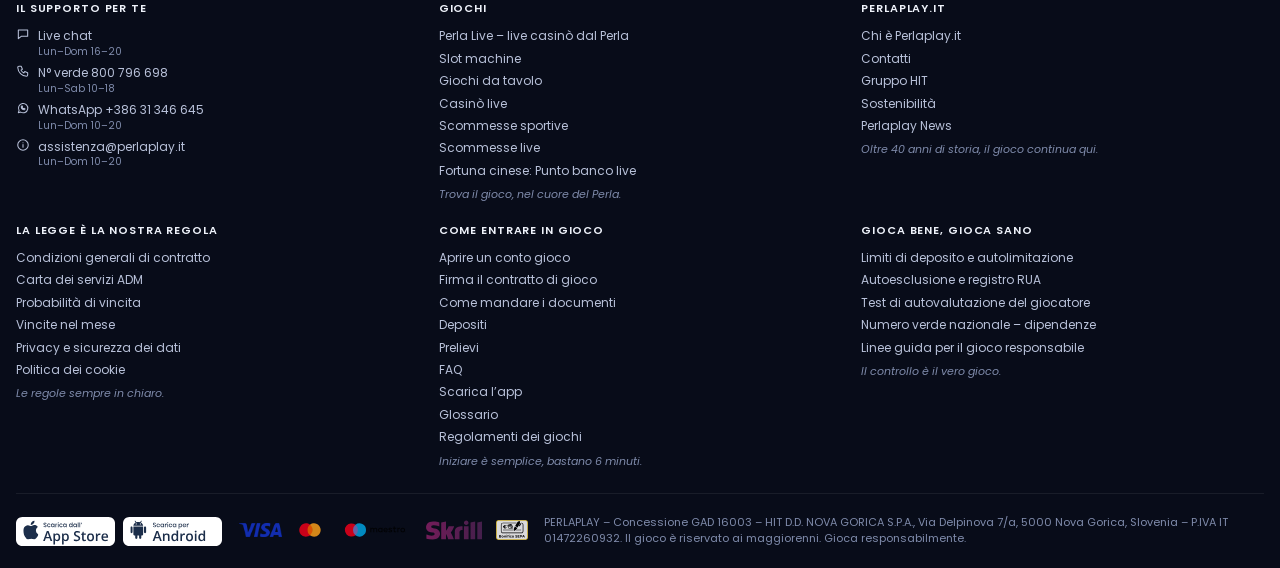
<file: sport.html>
<!doctype html>
<html lang="it">
<head>
<meta charset="utf-8">
<meta name="viewport" content="width=device-width,initial-scale=1">
<title>Scommesse sportive – Perlaplay</title>
<meta name="description" content="Scommesse sportive online su Perlaplay: quote aggiornate su calcio, tennis, basket e oltre 20 discipline.">
<link rel="icon" href="assets/img/brand/favicon.png">
<link rel="preconnect" href="https://fonts.googleapis.com"><link rel="preconnect" href="https://fonts.gstatic.com" crossorigin>
<link href="https://fonts.googleapis.com/css2?family=Poppins:wght@400;500;600;700;800&display=swap" rel="stylesheet">
<link rel="stylesheet" href="assets/css/style.css">
</head>
<body data-page="sport">
<div id="shell-top"></div>
<main class="layout">
  <aside class="sidebar" id="sidebar"></aside>
  <section class="center">
    <a class="hero" href="promo.html" style="aspect-ratio:2000/350;min-height:140px;display:block"><div class="slide is-active"><img src="assets/img/banners/2000x350_homepromo_desksport.jpg" alt="Vivi lo sport, punta sull'emozione"></div></a>
    <div class="sec"><h1 id="sport-title" style="font-size:18px">Scommesse sportive</h1><div class="tools"><div class="tabs" id="sport-tabs"><button class="tab is-active" data-tab="featured">In evidenza</button><button class="tab" data-tab="live">Live</button><button class="tab" data-tab="next">Prossimi</button><button class="tab" data-tab="boost">Quote maggiorate</button></div></div></div>
    <div id="sport-content"></div>
  </section>
  <aside class="slipcol"><div class="slip" id="slip"></div><div id="slip-extras"></div></aside>
</main>
<div id="shell-bottom"></div>
<script src="assets/js/data-sport.js"></script>
<script src="assets/js/data-games.js"></script>
<script src="assets/js/app.js"></script>
</body>
</html>
</file>
<file: assets/css/style.css>
/* ==========================================================================
   Perlaplay – redesign (layout ispirato a bet365: sidebar | contenuto | schedina)
   ========================================================================== */
:root{
  --bg:#0A0F1E; --bg-2:#0D1426; --surface:#141C33; --surface-2:#1A2340; --surface-3:#232E50; --surface-4:#2C3860;
  --line:rgba(255,255,255,.07); --line-2:rgba(255,255,255,.14);
  --text:#EEF2FA; --text-2:#B8C1D9; --muted:#7F8BAB;
  --cyan:#40C8F4; --cyan-2:#22B5E8; --cyan-dim:rgba(64,200,244,.13); --cyan-ink:#06111F;
  --pink:#E8058E; --pink-2:#C9047B; --pink-dim:rgba(232,5,142,.14);
  --gold:#F1CF00; --green:#2BD576; --red:#FF4D6D;
  --util-h:30px; --head-h:62px; --nav-h:44px;
  --sidebar-w:236px; --slip-w:300px;
  --radius:12px; --radius-s:7px;
  --shadow:0 10px 30px rgba(0,0,0,.35);
  color-scheme:dark;
}
*{box-sizing:border-box}
html{scroll-behavior:smooth}
body{margin:0;background:var(--bg);color:var(--text);font-family:'Poppins',system-ui,-apple-system,'Segoe UI',sans-serif;font-size:14px;line-height:1.45;-webkit-font-smoothing:antialiased}
a{color:inherit;text-decoration:none}
img{display:block;max-width:100%}
button,input,select{font:inherit;color:inherit}
button{cursor:pointer;background:none;border:0;padding:0}
h1,h2,h3,h4{margin:0;font-weight:600;line-height:1.25}
p{margin:0}
ul{list-style:none;margin:0;padding:0}
::-webkit-scrollbar{width:10px;height:10px}
::-webkit-scrollbar-thumb{background:var(--surface-3);border-radius:10px;border:2px solid var(--bg)}
.sr-only{position:absolute;width:1px;height:1px;overflow:hidden;clip:rect(0 0 0 0)}
.ic{width:18px;height:18px;flex:0 0 auto;fill:none;stroke:currentColor;stroke-width:1.8;stroke-linecap:round;stroke-linejoin:round}
.ic.sm{width:14px;height:14px}
.ic.lg{width:24px;height:24px}

/* ---------- utility bar ---------- */
.utilbar{height:var(--util-h);background:#070B17;border-bottom:1px solid var(--line);font-size:11px;color:var(--text-2)}
.utilbar .wrap{display:flex;align-items:center;justify-content:space-between;gap:16px;height:100%}
.utilbar .left,.utilbar .right{display:flex;align-items:center;gap:18px;white-space:nowrap}
.utilbar .left span{display:inline-flex;align-items:center;gap:6px}
.utilbar .right{color:var(--muted)}
.utilbar .right img{height:18px;width:auto}
.wrap{max-width:1640px;margin:0 auto;padding:0 16px}

/* ---------- header ---------- */
.site-head{position:sticky;top:0;z-index:60;background:linear-gradient(180deg,#121A31 0%,#0F1629 100%);box-shadow:0 1px 0 var(--line)}
.topbar{height:var(--head-h)}
.topbar .wrap{display:flex;align-items:center;gap:20px;height:100%}
.brand{display:flex;align-items:center;gap:10px;flex:0 0 auto}
.brand img{height:30px;width:auto}
.topbar .search{flex:1;display:flex;align-items:center;gap:8px;max-width:360px;height:38px;padding:0 12px;border-radius:999px;background:var(--surface);border:1px solid var(--line);color:var(--muted)}
.topbar .search input{flex:1;background:none;border:0;outline:0;color:var(--text);font-size:13px;min-width:0}
.topbar .search input::placeholder{color:var(--muted)}
.topbar .auth{margin-left:auto;display:flex;align-items:center;gap:8px}
.burger{display:none;width:40px;height:40px;border-radius:10px;align-items:center;justify-content:center;color:var(--text-2)}
.burger:hover{background:var(--surface)}

.mainnav{height:var(--nav-h);background:#0B1121;border-top:1px solid var(--line)}
.mainnav .wrap{display:flex;align-items:stretch;height:100%;gap:2px;overflow-x:auto;scrollbar-width:none}
.mainnav .wrap::-webkit-scrollbar{display:none}
.mainnav a{display:inline-flex;align-items:center;gap:7px;padding:0 14px;font-size:13px;font-weight:500;color:var(--text-2);position:relative;white-space:nowrap;transition:color .15s}
.mainnav a:hover{color:var(--text)}
.mainnav a.is-active{color:var(--cyan)}
.mainnav a.is-active::after{content:"";position:absolute;left:14px;right:14px;bottom:0;height:3px;border-radius:3px 3px 0 0;background:var(--cyan)}
.mainnav a.nav-promo{color:var(--pink)}
.mainnav a .dot{width:7px;height:7px;border-radius:50%;background:var(--pink);box-shadow:0 0 0 3px var(--pink-dim);animation:pulse 1.6s infinite}
.mainnav .spacer{flex:1}
.mainnav .mini{display:inline-flex;align-items:center;gap:6px;padding:0 10px;font-size:12px;color:var(--muted)}
@keyframes pulse{0%,100%{box-shadow:0 0 0 3px var(--pink-dim)}50%{box-shadow:0 0 0 6px rgba(232,5,142,.05)}}

/* sports strip under nav */
.sportstrip{background:var(--bg-2);border-bottom:1px solid var(--line)}
.sportstrip .wrap{display:flex;gap:6px;overflow-x:auto;padding:8px 16px;scrollbar-width:none}
.sportstrip .wrap::-webkit-scrollbar{display:none}
.sportstrip a{display:inline-flex;align-items:center;gap:8px;padding:7px 12px;border-radius:999px;font-size:12px;font-weight:500;color:var(--text-2);white-space:nowrap;border:1px solid transparent}
.sportstrip a:hover{background:var(--surface);color:var(--text)}
.sportstrip a.is-active{background:var(--cyan-dim);border-color:rgba(64,200,244,.35);color:var(--cyan)}
.sportstrip a .n{font-size:10px;color:var(--muted);background:var(--surface-2);padding:1px 6px;border-radius:999px}
.sportstrip a.live-link{color:var(--pink)}

/* ---------- buttons ---------- */
.btn{display:inline-flex;align-items:center;justify-content:center;gap:8px;height:38px;padding:0 16px;border-radius:999px;font-size:13px;font-weight:600;border:1px solid transparent;transition:.15s;white-space:nowrap}
.btn:hover{transform:translateY(-1px)}
.btn-primary{background:var(--cyan);color:var(--cyan-ink)}
.btn-primary:hover{background:#5ED3F7}
.btn-pink{background:var(--pink);color:#fff}
.btn-pink:hover{background:#FF1DA3}
.btn-ghost{border-color:var(--line-2);color:var(--text)}
.btn-ghost:hover{background:var(--surface);border-color:var(--cyan)}
.btn-soft{background:var(--surface-2);color:var(--text)}
.btn-soft:hover{background:var(--surface-3)}
.btn-sm{height:30px;padding:0 12px;font-size:12px}
.btn-xs{height:26px;padding:0 10px;font-size:11px}
.btn-block{width:100%}
.btn[disabled]{opacity:.45;cursor:not-allowed;transform:none}

/* ---------- layout ---------- */
.layout{display:grid;grid-template-columns:var(--sidebar-w) minmax(0,1fr) var(--slip-w);gap:16px;max-width:1640px;margin:0 auto;padding:16px;align-items:start}
.layout.no-slip{grid-template-columns:var(--sidebar-w) minmax(0,1fr)}
.layout.single{grid-template-columns:minmax(0,1fr)}
.sidebar,.slipcol{position:sticky;top:calc(var(--head-h) + var(--nav-h) + 12px);max-height:calc(100vh - var(--head-h) - var(--nav-h) - 24px);overflow:auto;scrollbar-width:thin}
.center{min-width:0}

/* ---------- panels ---------- */
.panel{background:var(--surface);border:1px solid var(--line);border-radius:var(--radius);overflow:hidden}
.panel + .panel{margin-top:12px}
.panel-h{display:flex;align-items:center;gap:8px;padding:10px 14px;font-size:12px;font-weight:600;text-transform:uppercase;letter-spacing:.04em;color:var(--text-2);border-bottom:1px solid var(--line)}
.panel-h .ic{color:var(--cyan)}
.panel-h .right{margin-left:auto;display:flex;gap:6px;align-items:center;text-transform:none;letter-spacing:0;font-weight:500;color:var(--muted);font-size:11px}
.side-list li a{display:flex;align-items:center;gap:10px;padding:8px 14px;font-size:13px;color:var(--text-2);border-left:3px solid transparent;transition:.12s}
.side-list li a:hover{background:var(--surface-2);color:var(--text)}
.side-list li a.is-active{color:var(--cyan);border-left-color:var(--cyan);background:var(--cyan-dim)}
.side-list .ic{color:var(--muted)}
.side-list a:hover .ic,.side-list a.is-active .ic{color:currentColor}
.side-list .n{margin-left:auto;font-size:11px;color:var(--muted);background:var(--surface-2);padding:1px 7px;border-radius:999px;min-width:24px;text-align:center}
.side-list .live{margin-left:auto;font-size:10px;font-weight:600;color:var(--pink)}
.side-list img.flag{width:18px;height:18px;border-radius:50%;object-fit:cover}
.side-quick{display:grid;grid-template-columns:1fr 1fr;gap:1px;background:var(--line)}
.side-quick a{display:flex;flex-direction:column;align-items:center;gap:6px;padding:12px 8px;font-size:11px;font-weight:500;background:var(--surface);color:var(--text-2);text-align:center}
.side-quick a:hover{background:var(--surface-2);color:var(--text)}
.side-quick img{width:34px;height:34px;object-fit:contain}
.side-quick a span{line-height:1.15}

/* ---------- sections ---------- */
.sec{display:flex;align-items:center;gap:12px;margin:22px 0 12px}
.sec:first-child{margin-top:0}
.sec h2{font-size:16px;font-weight:600;display:flex;align-items:center;gap:10px}
.sec h2 img{width:22px;height:22px;object-fit:contain}
.sec h2 .ic{color:var(--cyan)}
.sec .tools{margin-left:auto;display:flex;align-items:center;gap:6px}
.sec .link{font-size:12px;color:var(--cyan);font-weight:500;padding:4px 8px;border-radius:999px}
.sec .link:hover{background:var(--cyan-dim)}
.arrow{width:30px;height:30px;border-radius:50%;background:var(--surface);border:1px solid var(--line);display:inline-flex;align-items:center;justify-content:center;color:var(--text-2)}
.arrow:hover{border-color:var(--cyan);color:var(--cyan)}

/* tabs & chips */
.tabs{display:inline-flex;gap:2px;background:var(--surface);padding:4px;border-radius:999px;border:1px solid var(--line)}
.tab{padding:6px 14px;border-radius:999px;font-size:12px;font-weight:500;color:var(--text-2);transition:.15s}
.tab:hover{color:var(--text)}
.tab.is-active{background:var(--cyan);color:var(--cyan-ink)}
.chips{display:flex;gap:8px;overflow-x:auto;padding:2px 0 6px;scrollbar-width:none}
.chips::-webkit-scrollbar{display:none}
.chip{display:inline-flex;align-items:center;gap:8px;height:40px;padding:0 14px 0 10px;border-radius:999px;background:var(--surface);border:1px solid var(--line);font-size:12px;font-weight:500;color:var(--text-2);white-space:nowrap;transition:.15s;flex:0 0 auto}
.chip img{width:24px;height:24px;object-fit:contain}
.chip:hover{border-color:var(--line-2);color:var(--text)}
.chip.is-active{border-color:rgba(64,200,244,.5);color:var(--cyan);background:var(--cyan-dim)}

/* ---------- hero carousel ---------- */
.hero{position:relative;border-radius:var(--radius);overflow:hidden;background:var(--surface);aspect-ratio:1500/300;min-height:170px;border:1px solid var(--line)}
.hero .slide{position:absolute;inset:0;opacity:0;transition:opacity .6s ease}
.hero .slide.is-active{opacity:1}
.hero .slide img{width:100%;height:100%;object-fit:cover}
.hero .slide .cap{position:absolute;left:28px;bottom:22px;display:flex;flex-direction:column;gap:8px;max-width:50%}
.hero .slide .cap .btn{align-self:flex-start}
.hero .nav{position:absolute;top:50%;transform:translateY(-50%);width:36px;height:36px;border-radius:50%;background:rgba(10,15,30,.55);backdrop-filter:blur(6px);display:flex;align-items:center;justify-content:center;color:#fff;opacity:0;transition:.2s}
.hero:hover .nav{opacity:1}
.hero .nav.prev{left:12px}.hero .nav.next{right:12px}
.hero .dots{position:absolute;right:16px;bottom:12px;display:flex;gap:6px}
.hero .dots button{width:8px;height:8px;border-radius:50%;background:rgba(255,255,255,.4)}
.hero .dots button.is-active{background:var(--cyan);width:20px;border-radius:4px}
.hscroll.hero-mobile{display:none}

/* quick tiles */
.tiles{display:grid;grid-template-columns:repeat(6,1fr);gap:10px;margin-top:14px}
.tile{display:flex;align-items:center;gap:12px;padding:12px 14px;border-radius:var(--radius);background:var(--surface);border:1px solid var(--line);transition:.15s}
.tile:hover{border-color:rgba(64,200,244,.4);background:var(--surface-2);transform:translateY(-2px)}
.tile img{width:30px;height:30px;object-fit:contain}
.tile .t{font-size:12px;font-weight:600}
.tile .s{font-size:10px;color:var(--muted)}

/* ---------- coupons / match rows ---------- */
.coupon{background:var(--surface);border:1px solid var(--line);border-radius:var(--radius);overflow:hidden}
.coupon + .coupon{margin-top:10px}
.coupon-h{display:flex;align-items:center;gap:10px;padding:9px 12px;background:var(--surface-2);font-size:12px;font-weight:600;color:var(--text-2)}
.coupon-h .ic{color:var(--muted)}
.coupon-h .flag{font-size:14px}
.coupon-h .mk{margin-left:auto;display:flex;gap:14px}
.coupon-h .mk .g{display:flex;gap:6px}
.coupon-h .mk .g span{width:52px;text-align:center;font-size:10px;font-weight:500;color:var(--muted)}
.coupon-h .mk .g .lab{width:auto;color:var(--text-2);font-weight:600;margin-right:0}
.match{display:grid;grid-template-columns:62px minmax(0,1fr) auto;gap:10px;align-items:center;padding:8px 12px;border-top:1px solid var(--line);transition:background .12s}
.match:hover{background:rgba(255,255,255,.025)}
.match .when{display:flex;flex-direction:column;font-size:11px;color:var(--muted);line-height:1.3}
.match .when b{color:var(--text-2);font-weight:600}
.match .teams{display:flex;flex-direction:column;gap:3px;min-width:0}
.match .team{display:flex;align-items:center;gap:8px;font-size:13px;font-weight:500;white-space:nowrap;overflow:hidden;text-overflow:ellipsis}
.match .team .sc{margin-left:auto;font-weight:600;min-width:16px;text-align:right;color:var(--cyan)}
.match .team .serve{width:6px;height:6px;border-radius:50%;background:var(--gold)}
.match .more{font-size:11px;color:var(--cyan);white-space:nowrap}
.match .mkts{display:flex;gap:14px;align-items:center}
.match .g{display:flex;gap:6px}
.match.live .when b{color:var(--pink)}
.match.live .when .lv{display:inline-flex;align-items:center;gap:5px;color:var(--pink);font-weight:600}
.match.live .when .lv::before{content:"";width:6px;height:6px;border-radius:50%;background:var(--pink);animation:pulse 1.6s infinite}
.odd{position:relative;display:flex;flex-direction:column;align-items:center;justify-content:center;width:52px;height:40px;border-radius:var(--radius-s);background:var(--surface-2);border:1px solid transparent;color:var(--cyan);font-weight:600;font-size:13px;transition:.15s;line-height:1.1;overflow:hidden}
.odd small{font-size:9.5px;font-weight:500;color:var(--muted)}
.odd:hover{background:var(--surface-3);border-color:var(--line-2)}
.odd.is-selected{background:var(--cyan);color:var(--cyan-ink);border-color:var(--cyan)}
.odd.is-selected small{color:var(--cyan-ink);opacity:.7}
.odd.lock{color:var(--muted);cursor:not-allowed}
.odd.up{animation:flashUp 1.6s ease}
.odd.down{animation:flashDown 1.6s ease}
.odd.up::after,.odd.down::after{content:"";position:absolute;right:3px;top:3px;border:4px solid transparent}
.odd.up::after{border-bottom-color:var(--green);top:0}
.odd.down::after{border-top-color:var(--red);top:6px}
@keyframes flashUp{0%{box-shadow:inset 0 0 0 1px var(--green);background:rgba(43,213,118,.18)}100%{}}
@keyframes flashDown{0%{box-shadow:inset 0 0 0 1px var(--red);background:rgba(255,77,109,.18)}100%{}}
.odd.wide{width:auto;padding:0 12px;flex-direction:row;gap:8px}
.showall{display:block;text-align:center;padding:9px;font-size:12px;color:var(--cyan);border-top:1px solid var(--line);font-weight:500}
.showall:hover{background:var(--surface-2)}
.empty{padding:28px 16px;text-align:center;color:var(--muted);font-size:13px}

/* boosts (quote maggiorate) */
.boosts{display:grid;grid-template-columns:repeat(3,1fr);gap:10px}
.boost{position:relative;padding:14px;border-radius:var(--radius);background:linear-gradient(145deg,var(--surface-2),var(--surface));border:1px solid var(--line);display:flex;flex-direction:column;gap:8px;overflow:hidden}
.boost::before{content:"";position:absolute;inset:0;background:radial-gradient(420px 120px at 110% -20%,rgba(232,5,142,.25),transparent 60%)}
.boost .tag{position:relative;display:inline-flex;align-items:center;gap:6px;font-size:10px;font-weight:600;color:var(--pink);text-transform:uppercase;letter-spacing:.05em}
.boost .ev{position:relative;font-size:11px;color:var(--muted)}
.boost .sel{position:relative;font-size:13px;font-weight:600;line-height:1.3}
.boost .row{position:relative;display:flex;align-items:center;gap:10px;margin-top:auto}
.boost .was{font-size:12px;color:var(--muted);text-decoration:line-through}
.boost .now{margin-left:auto}

/* ---------- betslip ---------- */
.slip{background:var(--surface);border:1px solid var(--line);border-radius:var(--radius);overflow:hidden;display:flex;flex-direction:column}
.slip-tabs{display:flex;background:var(--surface-2)}
.slip-tabs button{flex:1;padding:11px 8px;font-size:12px;font-weight:600;color:var(--text-2);border-bottom:2px solid transparent;display:flex;align-items:center;justify-content:center;gap:6px}
.slip-tabs button.is-active{color:var(--cyan);border-bottom-color:var(--cyan);background:var(--surface)}
.slip-tabs .cnt{min-width:18px;height:18px;border-radius:9px;background:var(--pink);color:#fff;font-size:10px;display:inline-flex;align-items:center;justify-content:center;padding:0 5px}
.slip-body{padding:10px}
.slip-empty{padding:26px 12px;text-align:center;color:var(--muted);font-size:12px;display:flex;flex-direction:column;align-items:center;gap:10px}
.slip-empty .ic{width:34px;height:34px;color:var(--surface-4)}
.sel{display:grid;grid-template-columns:1fr auto;gap:6px 10px;padding:10px;border-radius:8px;background:var(--surface-2);border:1px solid var(--line)}
.sel + .sel{margin-top:8px}
.sel .pick{font-size:13px;font-weight:600}
.sel .mkt{font-size:11px;color:var(--muted)}
.sel .ev{font-size:11px;color:var(--text-2);grid-column:1/-1}
.sel .o{font-weight:600;color:var(--cyan);font-size:13px}
.sel .rm{color:var(--muted);width:22px;height:22px;border-radius:50%;display:inline-flex;align-items:center;justify-content:center;justify-self:end}
.sel .rm:hover{background:var(--surface-3);color:var(--red)}
.slip-type{display:flex;gap:4px;background:var(--surface-2);padding:3px;border-radius:999px;margin:12px 0 10px}
.slip-type button{flex:1;padding:6px;border-radius:999px;font-size:11px;font-weight:600;color:var(--text-2)}
.slip-type button.is-active{background:var(--surface-4);color:var(--text)}
.slip-row{display:flex;justify-content:space-between;align-items:center;font-size:12px;color:var(--text-2);padding:5px 0}
.slip-row b{color:var(--text)}
.slip-row.total b{color:var(--cyan);font-size:16px}
.stake{display:flex;align-items:center;gap:8px;background:var(--surface-2);border:1px solid var(--line);border-radius:8px;padding:4px 4px 4px 12px;margin:6px 0}
.stake span{font-size:12px;color:var(--muted)}
.stake input{flex:1;background:none;border:0;outline:0;text-align:right;font-weight:600;font-size:15px;min-width:0;padding:6px 8px}
.stake .eur{font-weight:600;color:var(--text-2);padding-right:8px}
.quick{display:flex;gap:6px}
.quick button{flex:1;padding:6px;border-radius:6px;background:var(--surface-2);font-size:11px;font-weight:600;color:var(--text-2);border:1px solid var(--line)}
.quick button:hover{border-color:var(--cyan);color:var(--cyan)}
.slip-foot{padding:10px;border-top:1px solid var(--line);display:flex;flex-direction:column;gap:8px}
.slip-foot .hint{font-size:10.5px;color:var(--muted);text-align:center}
.slip-fab{display:none}
.mybets li{display:flex;justify-content:space-between;gap:8px;padding:10px;border-radius:8px;background:var(--surface-2);font-size:12px}
.mybets li + li{margin-top:8px}
.mybets .st{font-size:10px;font-weight:600;padding:2px 8px;border-radius:999px;background:var(--cyan-dim);color:var(--cyan);align-self:flex-start}
.mybets .st.win{background:rgba(43,213,118,.15);color:var(--green)}
.wins li{display:grid;grid-template-columns:1fr auto;gap:2px 10px;padding:9px 14px;border-top:1px solid var(--line);font-size:12px}
.wins li .lab{color:var(--muted);font-size:11px}
.wins li .amt{color:var(--green);font-weight:600;font-size:15px;grid-row:1/3;align-self:center}
.promo-card{position:relative;border-radius:var(--radius);overflow:hidden;border:1px solid var(--line);aspect-ratio:1/1.05;background:var(--surface)}
.promo-card img{width:100%;height:100%;object-fit:cover}
.promo-card .btn{position:absolute;left:14px;bottom:14px}

/* ---------- games ---------- */
.game-grid{display:grid;grid-template-columns:repeat(auto-fill,minmax(148px,1fr));gap:12px}
.game{position:relative;border-radius:var(--radius);overflow:hidden;aspect-ratio:1;background:var(--surface-2);border:1px solid var(--line);isolation:isolate}
.game img{width:100%;height:100%;object-fit:cover;transition:transform .35s ease}
.game:hover img{transform:scale(1.07)}
.game .ov{position:absolute;inset:0;display:flex;flex-direction:column;justify-content:flex-end;gap:6px;padding:10px;background:linear-gradient(to top,rgba(6,10,24,.95) 0%,rgba(6,10,24,.35) 55%,transparent 100%);opacity:0;transition:.2s}
.game:hover .ov,.game:focus-within .ov{opacity:1}
.game .nm{font-size:12px;font-weight:600;line-height:1.2}
.game .pv{font-size:10px;color:var(--text-2)}
.game .acts{display:flex;gap:6px;margin-top:4px}
.game .acts .btn{flex:1;height:30px;font-size:11px;padding:0}
.game .bd{position:absolute;top:8px;left:8px;display:flex;gap:4px;z-index:2}
.badge{font-size:9.5px;font-weight:600;padding:3px 7px;border-radius:999px;text-transform:uppercase;letter-spacing:.04em;background:var(--cyan);color:var(--cyan-ink)}
.badge.pink{background:var(--pink);color:#fff}
.badge.gold{background:var(--gold);color:#1A1600}
.badge.dark{background:rgba(6,10,24,.75);color:#fff;backdrop-filter:blur(4px)}
.game.ranked{overflow:visible;border:0;background:none}
.game.ranked .fr{position:relative;border-radius:var(--radius);overflow:hidden;aspect-ratio:1;border:1px solid var(--line)}
.game.ranked .rk{position:absolute;left:-6px;bottom:-10px;font-size:64px;font-weight:800;line-height:1;color:var(--cyan);text-shadow:0 4px 18px rgba(0,0,0,.6);z-index:3;-webkit-text-stroke:2px var(--bg);font-style:italic}
.hscroll{display:flex;gap:12px;overflow-x:auto;scroll-snap-type:x mandatory;padding:4px 2px 8px;scrollbar-width:none;scroll-behavior:smooth}
.hscroll::-webkit-scrollbar{display:none}
.hscroll > *{flex:0 0 160px;scroll-snap-align:start}
.hscroll.lg > *{flex-basis:190px}
.hscroll.providers > *{flex-basis:150px}
.provider{border-radius:var(--radius);overflow:hidden;border:1px solid var(--line);aspect-ratio:300/420;background:var(--surface-2)}
.provider img{width:100%;height:100%;object-fit:cover;transition:transform .3s}
.provider:hover img{transform:scale(1.05)}
.live-perla{display:grid;grid-template-columns:1fr 1fr;gap:12px}
.lp{position:relative;border-radius:var(--radius);overflow:hidden;border:1px solid var(--line);background:var(--surface);display:grid;grid-template-columns:150px 1fr;min-height:150px}
.lp img{width:100%;height:100%;object-fit:cover}
.lp .in{padding:16px;display:flex;flex-direction:column;gap:6px}
.lp .in h3{font-size:15px}
.lp .in .hrs{font-size:11px;color:var(--muted);display:flex;align-items:center;gap:6px}
.lp .in .hrs .dot{width:7px;height:7px;border-radius:50%;background:var(--green);box-shadow:0 0 0 3px rgba(43,213,118,.18)}
.lp .in p{font-size:12px;color:var(--text-2)}
.lp .in .btn{margin-top:auto;align-self:flex-start}
.game .lvtag{position:absolute;top:8px;right:8px;z-index:2;display:inline-flex;align-items:center;gap:5px;font-size:10px;font-weight:600;background:rgba(6,10,24,.7);backdrop-filter:blur(4px);padding:3px 8px;border-radius:999px;color:#fff}
.game .lvtag::before{content:"";width:6px;height:6px;border-radius:50%;background:var(--pink);animation:pulse 1.6s infinite}

/* casino filter sidebar */
.filter-list button{display:flex;align-items:center;gap:10px;width:100%;padding:8px 14px;font-size:13px;color:var(--text-2);border-left:3px solid transparent;text-align:left}
.filter-list button:hover{background:var(--surface-2);color:var(--text)}
.filter-list button.is-active{color:var(--cyan);border-left-color:var(--cyan);background:var(--cyan-dim)}
.filter-list button .n{margin-left:auto;font-size:11px;color:var(--muted)}
.filter-list img{width:20px;height:20px;object-fit:contain}
.search-inline{display:flex;align-items:center;gap:8px;height:40px;padding:0 14px;border-radius:999px;background:var(--surface);border:1px solid var(--line);color:var(--muted);flex:0 0 260px}
.search-inline input{flex:1;background:none;border:0;outline:0;color:var(--text);min-width:0;font-size:13px}
.toolbar{display:flex;gap:10px;align-items:center;margin-bottom:14px}
.toolbar .chips{flex:1}

/* ---------- features / faq / seo ---------- */
.features{display:grid;grid-template-columns:repeat(3,1fr);gap:12px}
.feature{padding:18px;border-radius:var(--radius);background:var(--surface);border:1px solid var(--line);display:flex;flex-direction:column;gap:8px}
.feature .ico{width:42px;height:42px;border-radius:12px;background:var(--cyan-dim);color:var(--cyan);display:flex;align-items:center;justify-content:center}
.feature h3{font-size:14px}
.feature p{font-size:12px;color:var(--text-2)}
.faq details{border:1px solid var(--line);border-radius:10px;background:var(--surface);padding:0 16px}
.faq details + details{margin-top:8px}
.faq summary{cursor:pointer;padding:13px 0;font-size:13px;font-weight:600;list-style:none;display:flex;align-items:center;justify-content:space-between;gap:12px}
.faq summary::-webkit-details-marker{display:none}
.faq summary::after{content:"+";font-size:18px;color:var(--cyan);font-weight:400}
.faq details[open] summary::after{content:"–"}
.faq details p{padding:0 0 14px;font-size:12.5px;color:var(--text-2)}
.seo{font-size:12.5px;color:var(--text-2);display:flex;flex-direction:column;gap:10px}
.seo h2{font-size:15px;color:var(--text)}
.seo h3{font-size:13px;color:var(--text)}
.seo a{color:var(--cyan)}
.seo-more{display:none;margin-top:8px;font-size:12px;font-weight:600;color:var(--cyan)}
.promo-grid{display:grid;grid-template-columns:repeat(2,1fr);gap:14px}
.promo{border-radius:var(--radius);overflow:hidden;border:1px solid var(--line);background:var(--surface);display:flex;flex-direction:column}
.promo img{width:100%;aspect-ratio:1500/300;object-fit:cover}
.promo .in{padding:14px 16px 16px;display:flex;flex-direction:column;gap:6px}
.promo .k{font-size:10px;font-weight:600;color:var(--pink);text-transform:uppercase;letter-spacing:.06em}
.promo h3{font-size:15px}
.promo p{font-size:12px;color:var(--text-2)}
.promo .acts{display:flex;gap:8px;margin-top:8px}
.promo-hero{position:relative;border-radius:var(--radius);overflow:hidden;border:1px solid var(--line);display:grid;grid-template-columns:1.1fr 1fr;background:linear-gradient(120deg,#13224A,#0F1629)}
.promo-hero img{width:100%;height:100%;max-height:380px;object-fit:cover;object-position:top}
.promo-hero .in{padding:28px;display:flex;flex-direction:column;gap:10px;justify-content:center}
.promo-hero h1{font-size:28px;line-height:1.15}
.promo-hero h1 span{color:var(--cyan)}
.promo-hero p{font-size:13px;color:var(--text-2);max-width:48ch}
.promo-hero .acts{display:flex;gap:8px;margin-top:8px}
.stats{display:grid;grid-template-columns:repeat(4,1fr);gap:10px}
.stat{padding:14px;border-radius:var(--radius);background:var(--surface);border:1px solid var(--line)}
.stat b{display:block;font-size:20px;color:var(--cyan)}
.stat span{font-size:11px;color:var(--muted)}

/* live tracker */
.tracker{display:grid;grid-template-columns:1.2fr 1fr;gap:0;background:var(--surface);border:1px solid var(--line);border-radius:var(--radius);overflow:hidden}
.pitch{position:relative;background:radial-gradient(ellipse at center,#1B6B46,#124D33);padding:14px;display:flex;align-items:center;justify-content:center;min-height:190px}
.pitch svg{width:100%;max-width:420px;height:auto}
.tr-side{padding:14px;display:flex;flex-direction:column;gap:10px}
.tr-head{display:flex;align-items:center;justify-content:space-between;gap:8px}
.tr-head .score{font-size:26px;font-weight:700;color:var(--cyan);letter-spacing:.05em}
.tr-head .min{font-size:11px;color:var(--pink);font-weight:600}
.tr-team{font-size:13px;font-weight:600}
.bar{display:grid;grid-template-columns:28px 1fr 28px;gap:8px;align-items:center;font-size:11px;color:var(--text-2)}
.bar .lab{grid-column:1/-1;font-size:10px;color:var(--muted);text-transform:uppercase;letter-spacing:.05em;margin-bottom:-4px}
.bar .tr{height:6px;border-radius:3px;background:var(--surface-3);overflow:hidden;display:flex}
.bar .tr i{display:block;height:100%;background:var(--cyan)}
.bar .tr i.b{background:var(--pink);margin-left:auto}
.live-tabs{display:flex;gap:6px;overflow-x:auto;padding-bottom:4px;scrollbar-width:none}

/* ---------- footer ---------- */
.footer{margin-top:40px;background:#080C19;border-top:1px solid var(--line);font-size:12px;color:var(--text-2)}
.footer .wrap{padding:28px 16px 20px}
.foot-top{display:flex;flex-wrap:wrap;gap:16px;align-items:center;justify-content:space-between;padding-bottom:20px;border-bottom:1px solid var(--line)}
.foot-top .warn{font-size:12px;font-weight:600;color:var(--text);display:flex;align-items:center;gap:10px}
.foot-top .warn img{height:34px;width:auto}
.foot-badges{display:flex;align-items:center;gap:14px;flex-wrap:wrap}
.foot-badges img{height:26px;width:auto;opacity:.9}
.foot-grid{display:grid;grid-template-columns:repeat(6,1fr);gap:20px;padding:24px 0}
.fcol summary{list-style:none;cursor:default;display:flex;align-items:center;justify-content:space-between;gap:8px;font-size:11px;font-weight:600;text-transform:uppercase;letter-spacing:.08em;color:var(--text);margin-bottom:10px}
.fcol summary::-webkit-details-marker{display:none}
.fcol summary .ic{display:none;color:var(--muted);transition:transform .2s}
.fcol a:hover{color:var(--cyan)}
.foot-grid li{margin:5px 0}
.foot-grid a:hover{color:var(--cyan)}
.foot-grid .tag{font-size:11px;color:var(--muted);font-style:italic;margin-top:8px}
.foot-support li{display:flex;gap:8px;align-items:flex-start}
.foot-support img{width:16px;height:16px;margin-top:2px;opacity:.8}
.foot-support small{display:block;color:var(--muted)}
.foot-app{display:flex;gap:8px}
.foot-app img{height:36px;width:auto}
.foot-bottom{display:flex;flex-wrap:wrap;gap:14px;align-items:center;justify-content:space-between;padding-top:18px;border-top:1px solid var(--line);font-size:11px;color:var(--muted)}
.foot-pay{display:flex;gap:14px;align-items:center}
.foot-pay img{height:20px;width:auto;opacity:.85}
.foot-pay img.visa{height:14px}
.foot-bottom .legal{max-width:720px;line-height:1.5}

/* ---------- modal ---------- */
.modal{position:fixed;inset:0;z-index:100;display:none;align-items:center;justify-content:center;background:rgba(4,7,16,.7);backdrop-filter:blur(6px);padding:16px}
.modal.is-open{display:flex}
.modal .box{width:100%;max-width:400px;background:var(--surface);border:1px solid var(--line-2);border-radius:16px;padding:24px;box-shadow:var(--shadow);position:relative}
.modal .box h2{font-size:18px;margin-bottom:4px}
.modal .box p.sub{font-size:12px;color:var(--muted);margin-bottom:16px}
.modal .x{position:absolute;top:12px;right:12px;width:32px;height:32px;border-radius:50%;color:var(--muted);display:flex;align-items:center;justify-content:center}
.modal .x:hover{background:var(--surface-2);color:var(--text)}
.field{display:flex;flex-direction:column;gap:5px;margin-bottom:12px}
.field label{font-size:11px;font-weight:600;color:var(--text-2)}
.field input{height:42px;border-radius:9px;border:1px solid var(--line-2);background:var(--bg-2);padding:0 12px;outline:0;color:var(--text)}
.field input:focus{border-color:var(--cyan);box-shadow:0 0 0 3px var(--cyan-dim)}
.modal .links{display:flex;justify-content:space-between;font-size:12px;color:var(--cyan);margin-top:14px}

/* toast */
.toast{position:fixed;left:50%;bottom:24px;transform:translateX(-50%) translateY(20px);background:var(--surface-3);border:1px solid var(--line-2);color:var(--text);padding:10px 16px;border-radius:999px;font-size:12px;opacity:0;transition:.25s;z-index:120;pointer-events:none;box-shadow:var(--shadow)}
.toast.is-on{opacity:1;transform:translateX(-50%) translateY(0)}

/* ---------- responsive ---------- */
@media (max-width:1280px){
  :root{--sidebar-w:210px;--slip-w:280px}
  .tiles{grid-template-columns:repeat(3,1fr)}
  .foot-grid{grid-template-columns:repeat(3,1fr)}
}
@media (max-width:1180px){
  .layout{grid-template-columns:var(--sidebar-w) minmax(0,1fr)}
  .slipcol{position:fixed;top:auto;right:16px;bottom:16px;width:320px;max-height:calc(100vh - 100px);z-index:70;transform:translateY(calc(100% + 32px));transition:transform .3s;box-shadow:var(--shadow)}
  .slipcol.is-open{transform:none}
  .slipcol .panel{display:none}
  .slip-fab{display:inline-flex;position:fixed;right:16px;bottom:16px;z-index:69;height:46px;padding:0 18px;border-radius:999px;background:var(--cyan);color:var(--cyan-ink);font-weight:600;font-size:13px;align-items:center;gap:8px;box-shadow:var(--shadow)}
  .slip-fab .cnt{background:var(--pink);color:#fff;min-width:20px;height:20px;border-radius:10px;display:inline-flex;align-items:center;justify-content:center;font-size:11px;padding:0 6px}
  .boosts{grid-template-columns:1fr 1fr}
}
@media (max-width:900px){
  .layout,.layout.no-slip{grid-template-columns:minmax(0,1fr)}
  .sidebar{position:fixed;top:0;left:0;bottom:0;width:290px;max-height:none;background:var(--bg-2);z-index:90;padding:16px;transform:translateX(-100%);transition:transform .25s;box-shadow:var(--shadow);border-right:1px solid var(--line)}
  .sidebar.is-open{transform:none}
  .burger{display:inline-flex}
  .topbar .search{display:none}
  .utilbar .left .hide-m{display:none}
  .features,.live-perla,.promo-grid,.tracker,.promo-hero{grid-template-columns:1fr}
  .promo-hero img{max-height:220px}
  .foot-grid{grid-template-columns:1fr;gap:0;padding:8px 0 16px}
  .fcol{border-bottom:1px solid var(--line)}
  .fcol summary{cursor:pointer;margin:0;padding:15px 2px;font-size:12px}
  .fcol summary .ic{display:block}
  .fcol[open] summary .ic{transform:rotate(180deg)}
  .fcol .fbody{padding:0 2px 14px}
  .fcol li{margin:0}
  .fcol li a{display:block;padding:7px 0}
  .foot-support li{padding:6px 0}
  .foot-top{flex-direction:column;align-items:flex-start;gap:12px;padding-bottom:16px}
  .foot-bottom{flex-direction:column;align-items:flex-start;gap:12px}
  .foot-bottom .legal{font-size:10.5px}
  .seo.is-clamped{max-height:150px;overflow:hidden;-webkit-mask-image:linear-gradient(#000 55%,transparent);mask-image:linear-gradient(#000 55%,transparent)}
  .seo-more{display:inline-block}
  .coupon-h .mk .g:nth-child(n+2),.match .g:nth-child(n+2){display:none}
  .stats{grid-template-columns:1fr 1fr}
  .lp{grid-template-columns:120px 1fr}
}
@media (max-width:640px){
  .hero{display:none}
  .hscroll.hero-mobile{display:flex}
  .hero-mobile > *{flex-basis:240px}
  .tiles{grid-template-columns:repeat(2,1fr)}
  .utilbar .right span{display:none}
  .auth .btn-ghost{display:none}
  .boosts{grid-template-columns:1fr}
  .game-grid{grid-template-columns:repeat(3,1fr);gap:8px}
  .sec h2{font-size:14px}

  .toolbar{flex-direction:column;align-items:stretch}
  .search-inline{flex-basis:auto}
  .slipcol{right:8px;left:8px;width:auto}
  .match{grid-template-columns:48px minmax(0,1fr) auto;padding:8px}
}
.backdrop{position:fixed;inset:0;background:rgba(4,7,16,.6);z-index:80;display:none}
.backdrop.is-on{display:block}
</file>
